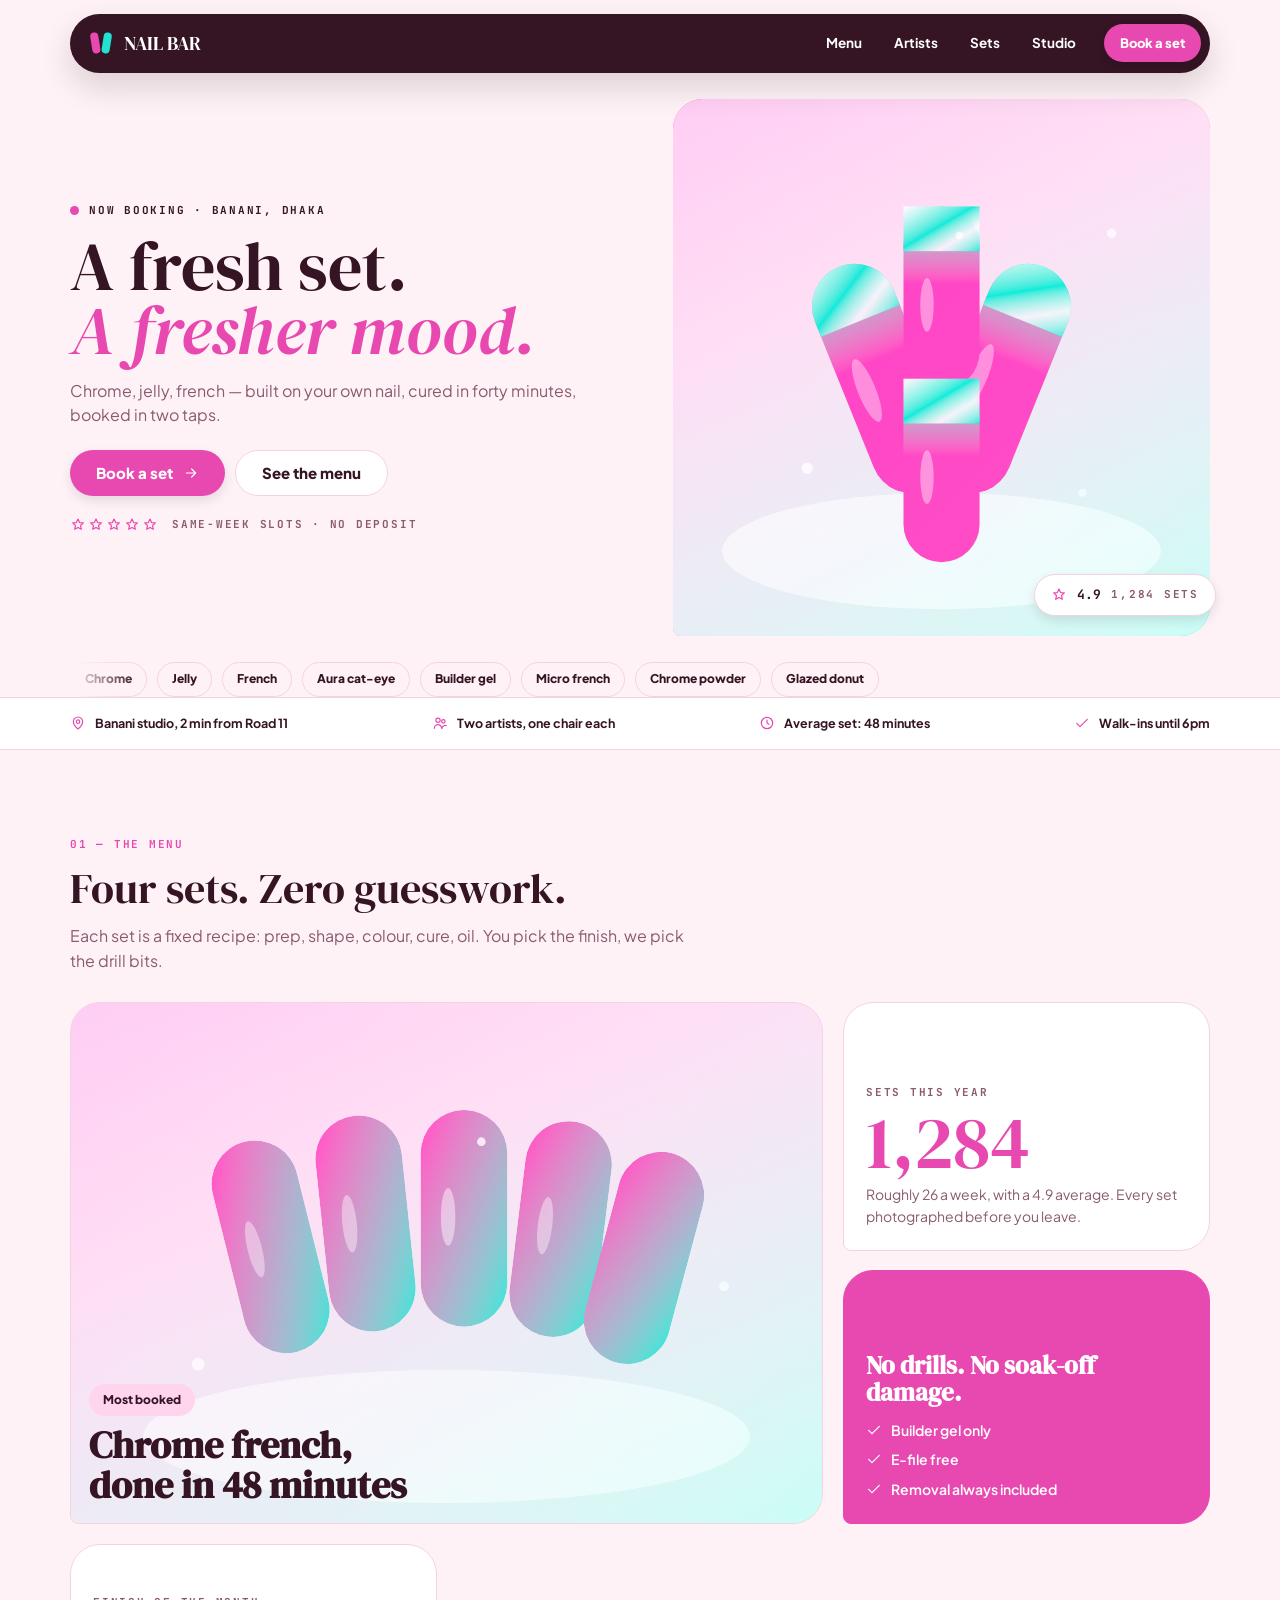
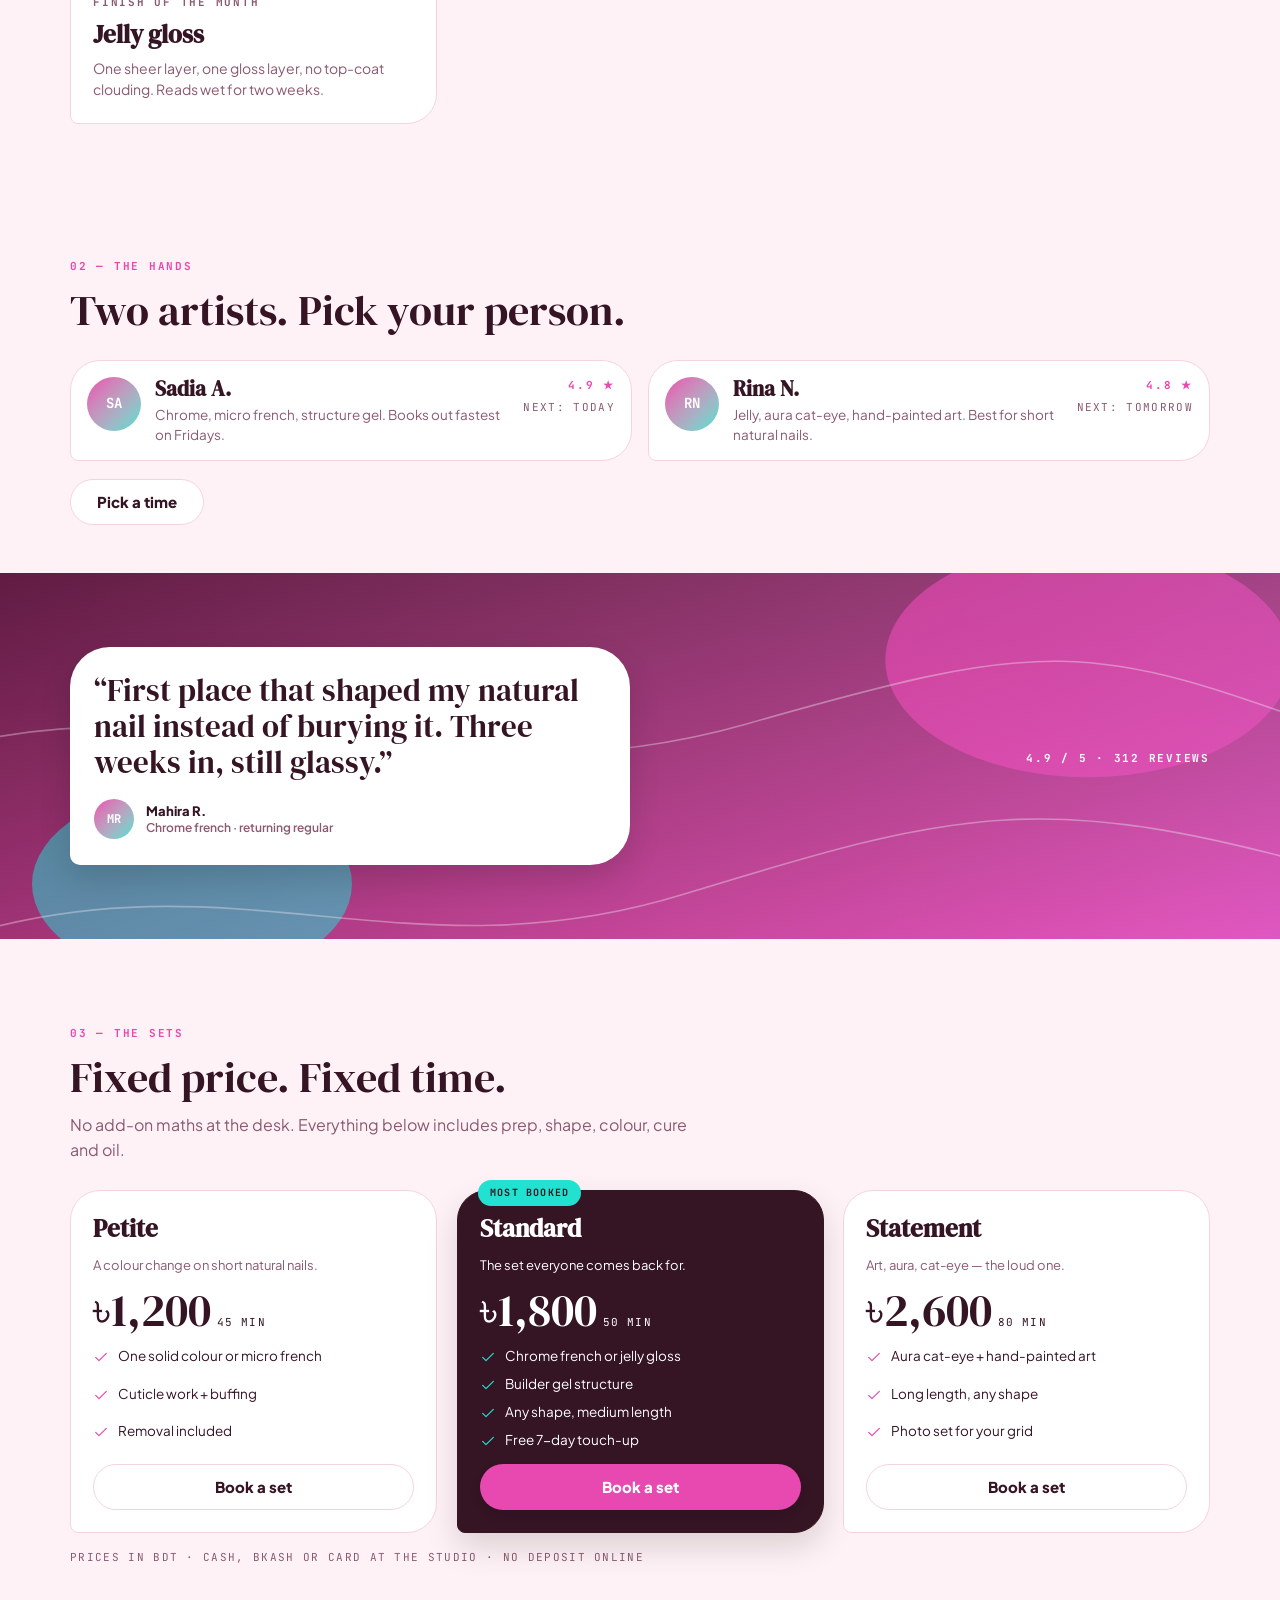
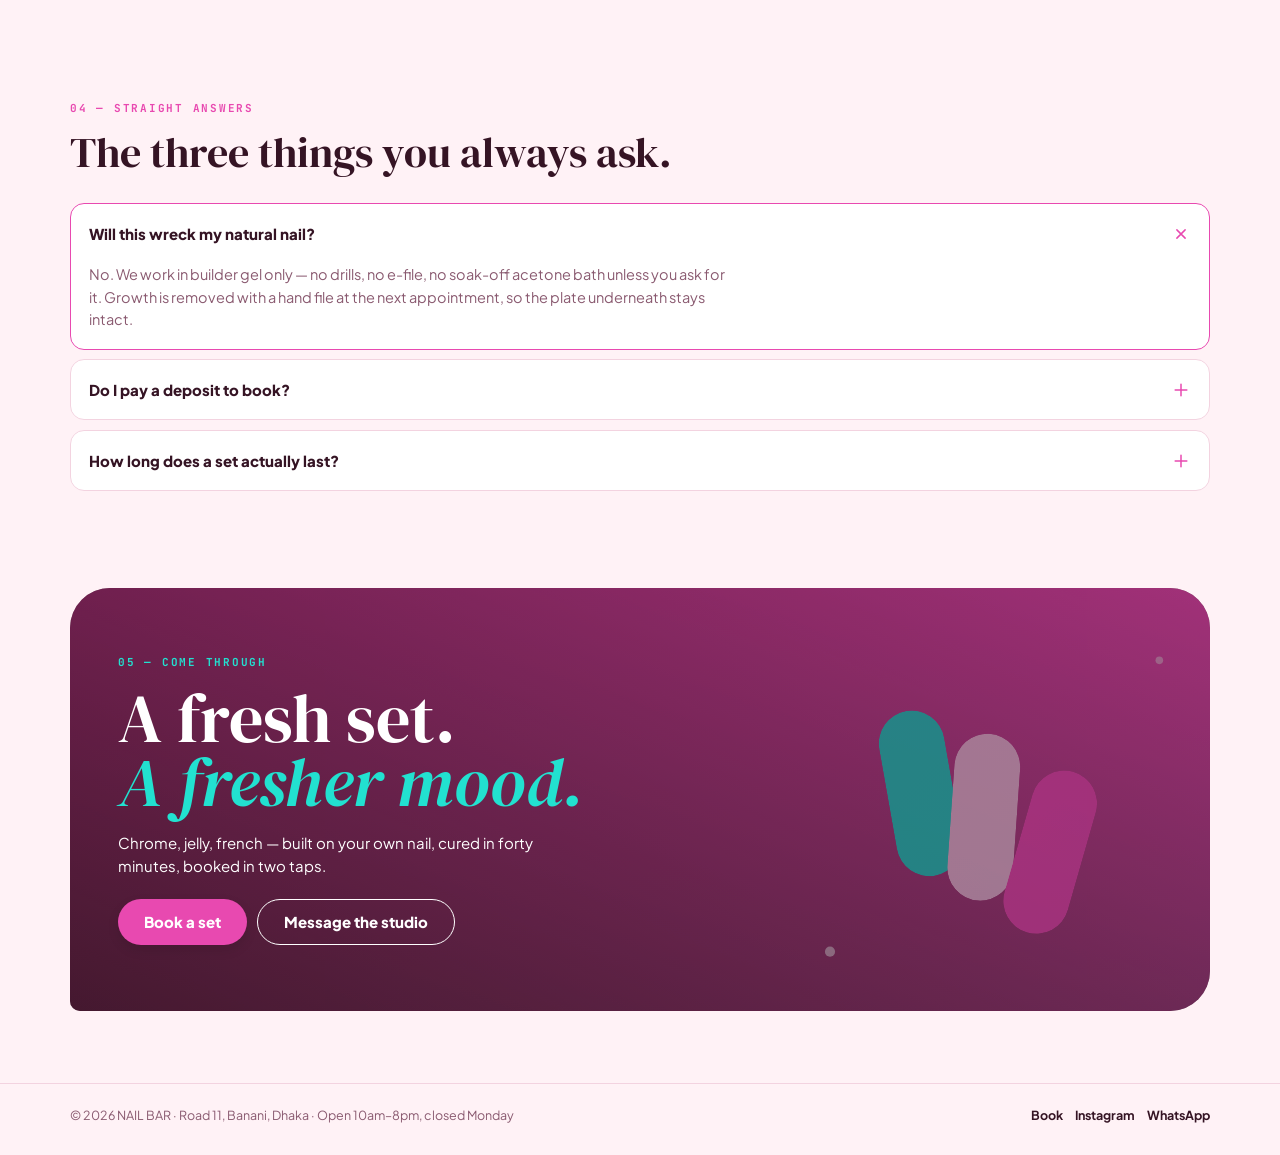
<file: public/landing/nail-salon/index.html>
<!DOCTYPE html>
<html lang="en" data-theme="nail-salon" style="--tp-h: 345">

<head>
    <meta charset="utf-8">
    <meta name="viewport" content="width=device-width, initial-scale=1">
    <title>NAIL BAR — Fresh set, fresh mood.</title>
    <meta name="description"
        content="Chrome, jelly and french nail sets in Banani, Dhaka. Booked in two taps, dry in forty minutes.">
    <link rel="preconnect" href="https://fonts.googleapis.com">
    <link rel="preconnect" href="https://fonts.gstatic.com" crossorigin>
    <link rel="stylesheet"
        href="https://fonts.googleapis.com/css2?family=DM+Serif+Display:ital@0;1&family=Plus+Jakarta+Sans:wght@400;600;800&family=JetBrains+Mono:wght@400;700&display=swap">
    <link rel="stylesheet" href="css/theme.css">
    <link rel="stylesheet" href="css/site.css">
    <link rel="icon"
        href="data:image/svg+xml,%3Csvg xmlns='http://www.w3.org/2000/svg' viewBox='0 0 32 32'%3E%3Crect width='32' height='32' rx='9' fill='%23ff2f8e'/%3E%3Crect x='11' y='6' width='10' height='20' rx='5' fill='%23fff2f6'/%3E%3C/svg%3E">
</head>

<body>

    <div class="tp-web-stage">
        <div class="tp-fx" aria-hidden="true"></div>

        <!-- ============ nav ============ -->
        <header class="nav">
            <div class="shell">
                <div class="nav__capsule">
                    <a class="nav__brand" href="index.html" aria-label="Nail Bar home">
                        <svg class="nav__mark" viewBox="0 0 32 32" aria-hidden="true">
                            <rect x="4" y="3" width="10" height="26" rx="5" fill="var(--tp-acc)"
                                transform="rotate(-9 9 16)" />
                            <rect x="18" y="3" width="10" height="26" rx="5" fill="var(--tp-acc-2)"
                                transform="rotate(9 23 16)" />
                        </svg>
                        <span>NAIL&nbsp;BAR</span>
                    </a>
                    <nav class="nav__links" aria-label="Main">
                        <a href="#menu">Menu</a>
                        <a href="#artists">Artists</a>
                        <a href="#sets">Sets</a>
                        <a href="#studio">Studio</a>
                    </nav>
                    <a class="btn btn--primary btn--sm nav__cta" href="book.html">Book a set</a>
                    <button class="nav__burger" type="button" id="menuOpen" aria-label="Open menu"
                        aria-controls="sheetMenu" aria-expanded="false">
                        <svg class="icon" viewBox="0 0 24 24" aria-hidden="true">
                            <path d="M4 7h16M4 12h16M4 17h10" />
                        </svg>
                    </button>
                </div>
            </div>
        </header>

        <!-- mobile sheet -->
        <div class="menu" id="sheetMenu" hidden>
            <div class="menu__sheet">
                <div class="menu__top">
                    <span class="mono">Menu</span>
                    <button type="button" id="menuClose" aria-label="Close menu"
                        style="width:var(--tp-tap);height:var(--tp-tap);display:grid;place-items:center;border-radius:var(--tp-r-btn);background:var(--tp-surf-2)">
                        <svg class="icon" viewBox="0 0 24 24" aria-hidden="true">
                            <path d="M6 6l12 12M18 6L6 18" />
                        </svg>
                    </button>
                </div>
                <ul class="menu__list">
                    <li><a href="#menu">Menu <span class="mono muted">01</span></a></li>
                    <li><a href="#artists">Artists <span class="mono muted">02</span></a></li>
                    <li><a href="#sets">Sets <span class="mono muted">03</span></a></li>
                    <li><a href="#studio">Studio <span class="mono muted">04</span></a></li>
                </ul>
                <a class="btn btn--primary btn--block" href="book.html">Book a set</a>
            </div>
        </div>

        <!-- ============ hero ============ -->
        <section class="hero">
            <div class="shell">
                <div class="hero__grid">
                    <div class="hero__art">
                        <div class="photo">
                            <div class="nailart">
                                <svg viewBox="0 0 480 480" role="img" aria-label="Chrome french manicure illustration">
                                    <defs>
                                        <linearGradient id="jelly" x1="0" y1="0" x2="0" y2="1">
                                            <stop offset="0" stop-color="var(--tp-acc-2)" />
                                            <stop offset=".42" stop-color="var(--tp-acc)" />
                                            <stop offset="1" stop-color="var(--tp-acc)" />
                                        </linearGradient>
                                        <linearGradient id="chrome" x1="0" y1="0" x2="1" y2="1">
                                            <stop offset="0" stop-color="var(--tp-acc-ink)" stop-opacity=".96" />
                                            <stop offset=".46" stop-color="var(--tp-acc-2)" />
                                            <stop offset=".72" stop-color="var(--tp-acc-ink)" stop-opacity=".85" />
                                            <stop offset="1" stop-color="var(--tp-acc-2)" />
                                        </linearGradient>
                                        <clipPath id="nailA">
                                            <rect x="-38" y="0" width="76" height="216" rx="38" />
                                        </clipPath>
                                    </defs>
                                    <ellipse cx="240" cy="404" rx="196" ry="52" fill="var(--tp-surf)" opacity=".55" />
                                    <g transform="translate(148 150) rotate(-22)">
                                        <g clip-path="url(#nailA)">
                                            <rect x="-44" y="0" width="88" height="214" rx="44" fill="url(#jelly)" />
                                            <rect x="-44" y="0" width="88" height="52" fill="url(#chrome)" />
                                        </g>
                                        <ellipse cx="-18" cy="112" rx="8" ry="30" fill="var(--tp-acc-ink)"
                                            opacity=".38" />
                                    </g>
                                    <g transform="translate(332 150) rotate(22)">
                                        <g clip-path="url(#nailA)">
                                            <rect x="-44" y="0" width="88" height="214" rx="44" fill="url(#jelly)" />
                                            <rect x="-44" y="0" width="88" height="52" fill="url(#chrome)" />
                                        </g>
                                        <ellipse cx="-18" cy="112" rx="8" ry="30" fill="var(--tp-acc-ink)"
                                            opacity=".38" />
                                    </g>
                                    <g transform="translate(240 96)">
                                        <g clip-path="url(#nailB)">
                                            <rect x="-34" y="0" width="68" height="164" rx="34" fill="url(#jelly)" />
                                            <rect x="-34" y="0" width="68" height="40" fill="url(#chrome)" />
                                        </g>
                                        <ellipse cx="-13" cy="88" rx="6" ry="24" fill="var(--tp-acc-ink)"
                                            opacity=".4" />
                                        <circle cx="16" cy="26" r="3.4" fill="var(--tp-acc-ink)" opacity=".7" />
                                    </g>
                                    <g transform="translate(240 250)">
                                        <g clip-path="url(#nailB)">
                                            <rect x="-34" y="0" width="68" height="164" rx="34" fill="url(#jelly)" />
                                            <rect x="-34" y="0" width="68" height="40" fill="url(#chrome)" />
                                        </g>
                                        <ellipse cx="-13" cy="88" rx="6" ry="24" fill="var(--tp-acc-ink)"
                                            opacity=".4" />
                                    </g>
                                    <circle cx="120" cy="330" r="5" fill="var(--tp-acc-ink)" opacity=".75" />
                                    <circle cx="366" cy="352" r="3.6" fill="var(--tp-acc-ink)" opacity=".6" />
                                    <circle cx="392" cy="120" r="4.2" fill="var(--tp-acc-ink)" opacity=".7" />
                                </svg>
                            </div>
                            <span class="photo__overlay"></span>
                        </div>
                        <div class="hero__chip">
                            <svg class="icon icon--sm" viewBox="0 0 24 24" aria-hidden="true"
                                style="color:var(--tp-acc)">
                                <path d="M12 3l2.4 5.3 5.6.6-4.2 3.9 1.2 5.6L12 15.6 7 18.4l1.2-5.6L4 8.9l5.6-.6z" />
                            </svg>
                            <b>4.9</b>
                            <span class="mono muted">1,284 sets</span>
                        </div>
                    </div>

                    <div class="hero__headline">
                        <div class="hero__eyebrow">
                            <span class="hero__dot" aria-hidden="true"></span>
                            <span class="mono">Now booking · Banani, Dhaka</span>
                        </div>
                        <h1 class="display">A fresh set.<br><em>A fresher mood.</em></h1>
                        <p class="hero__sub">Chrome, jelly, french — built on your own nail, cured in forty minutes,
                            booked in two taps.</p>
                        <div class="hero__actions">
                            <a class="btn btn--primary" href="book.html">
                                Book a set
                                <svg class="icon icon--sm" viewBox="0 0 24 24" aria-hidden="true">
                                    <path d="M5 12h14M13 6l6 6-6 6" />
                                </svg>
                            </a>
                            <a class="btn btn--ghost" href="#menu">See the menu</a>
                        </div>
                        <div class="hero__meta">
                            <div class="stars" aria-label="Rated 4.9 out of 5">
                                <svg class="icon icon--sm" viewBox="0 0 24 24" aria-hidden="true">
                                    <path
                                        d="M12 3l2.4 5.3 5.6.6-4.2 3.9 1.2 5.6L12 15.6 7 18.4l1.2-5.6L4 8.9l5.6-.6z" />
                                </svg>
                                <svg class="icon icon--sm" viewBox="0 0 24 24" aria-hidden="true">
                                    <path
                                        d="M12 3l2.4 5.3 5.6.6-4.2 3.9 1.2 5.6L12 15.6 7 18.4l1.2-5.6L4 8.9l5.6-.6z" />
                                </svg>
                                <svg class="icon icon--sm" viewBox="0 0 24 24" aria-hidden="true">
                                    <path
                                        d="M12 3l2.4 5.3 5.6.6-4.2 3.9 1.2 5.6L12 15.6 7 18.4l1.2-5.6L4 8.9l5.6-.6z" />
                                </svg>
                                <svg class="icon icon--sm" viewBox="0 0 24 24" aria-hidden="true">
                                    <path
                                        d="M12 3l2.4 5.3 5.6.6-4.2 3.9 1.2 5.6L12 15.6 7 18.4l1.2-5.6L4 8.9l5.6-.6z" />
                                </svg>
                                <svg class="icon icon--sm" viewBox="0 0 24 24" aria-hidden="true">
                                    <path
                                        d="M12 3l2.4 5.3 5.6.6-4.2 3.9 1.2 5.6L12 15.6 7 18.4l1.2-5.6L4 8.9l5.6-.6z" />
                                </svg>
                            </div>
                            <span class="mono muted">Same-week slots · No deposit</span>
                        </div>
                    </div>
                </div>

                <div class="ticker" aria-hidden="true">
                    <div class="ticker__rail">
                        <span class="pill pill--line">Chrome</span>
                        <span class="pill pill--line">Jelly</span>
                        <span class="pill pill--line">French</span>
                        <span class="pill pill--line">Aura cat-eye</span>
                        <span class="pill pill--line">Builder gel</span>
                        <span class="pill pill--line">Micro french</span>
                        <span class="pill pill--line">Chrome powder</span>
                        <span class="pill pill--line">Glazed donut</span>
                    </div>
                </div>
            </div>
        </section>

        <!-- ============ proof strip ============ -->
        <section class="proof">
            <div class="shell">
                <div class="proof__inner">
                    <div class="proof__item">
                        <svg class="icon icon--sm" viewBox="0 0 24 24" aria-hidden="true">
                            <path d="M12 21s7-6.1 7-11a7 7 0 10-14 0c0 4.9 7 11 7 11z" />
                            <circle cx="12" cy="10" r="2.6" />
                        </svg>
                        Banani studio, 2 min from Road 11
                    </div>
                    <div class="proof__item">
                        <svg class="icon icon--sm" viewBox="0 0 24 24" aria-hidden="true">
                            <circle cx="9" cy="8" r="3.2" />
                            <path d="M3.5 20a5.5 5.5 0 0111 0" />
                            <circle cx="17" cy="9.5" r="2.6" />
                            <path d="M15 20a4.6 4.6 0 016.5-3.9" />
                        </svg>
                        Two artists, one chair each
                    </div>
                    <div class="proof__item">
                        <svg class="icon icon--sm" viewBox="0 0 24 24" aria-hidden="true">
                            <circle cx="12" cy="12" r="8.5" />
                            <path d="M12 7.5V12l3 2" />
                        </svg>
                        Average set: 48 minutes
                    </div>
                    <div class="proof__item">
                        <svg class="icon icon--sm" viewBox="0 0 24 24" aria-hidden="true">
                            <path d="M4 12.5l5 5L20 6.5" />
                        </svg>
                        Walk-ins until 6pm
                    </div>
                </div>
            </div>
        </section><!-- ============ bento / menu ============ -->
        <section class="section" id="menu">
            <div class="shell">
                <div class="section-head" data-reveal="theme" data-reveal-index="0">
                    <span class="mono">01 — The menu</span>
                    <h2 class="display display--sm">Four sets. Zero guesswork.</h2>
                    <p>Each set is a fixed recipe: prep, shape, colour, cure, oil. You pick the finish, we pick the
                        drill bits.</p>
                </div>

                <div class="bento">
                    <article class="bento__cell bento__cell--art bento__hero" data-reveal="theme" data-reveal-index="1">
                        <div class="photo">
                            <div class="nailart">
                                <svg viewBox="0 0 520 360" role="img" aria-label="Jelly gloss nails with chrome powder">
                                    <defs>
                                        <linearGradient id="jelly2" x1="0" y1="0" x2="1" y2="1">
                                            <stop offset="0" stop-color="var(--tp-acc)" />
                                            <stop offset="1" stop-color="var(--tp-acc-2)" />
                                        </linearGradient>
                                        <clipPath id="nailC">
                                            <rect x="-30" y="0" width="60" height="150" rx="30" />
                                        </clipPath>
                                    </defs>
                                    <ellipse cx="260" cy="300" rx="210" ry="46" fill="var(--tp-surf)" opacity=".5" />
                                    <g transform="translate(120 96) rotate(-14)">
                                        <g clip-path="url(#nailC)">
                                            <rect x="-30" y="0" width="60" height="150" rx="30" fill="url(#jelly2)" />
                                        </g>
                                        <ellipse cx="-11" cy="74" rx="5" ry="20" fill="var(--tp-acc-ink)"
                                            opacity=".4" />
                                    </g>
                                    <g transform="translate(196 78) rotate(-6)">
                                        <g clip-path="url(#nailC)">
                                            <rect x="-30" y="0" width="60" height="150" rx="30" fill="url(#jelly2)" />
                                        </g>
                                        <ellipse cx="-11" cy="74" rx="5" ry="20" fill="var(--tp-acc-ink)"
                                            opacity=".4" />
                                    </g>
                                    <g transform="translate(272 74)">
                                        <g clip-path="url(#nailC)">
                                            <rect x="-30" y="0" width="60" height="150" rx="30" fill="url(#jelly2)" />
                                        </g>
                                        <ellipse cx="-11" cy="74" rx="5" ry="20" fill="var(--tp-acc-ink)"
                                            opacity=".45" />
                                        <circle cx="12" cy="22" r="3" fill="var(--tp-acc-ink)" opacity=".8" />
                                    </g>
                                    <g transform="translate(348 82) rotate(7)">
                                        <g clip-path="url(#nailC)">
                                            <rect x="-30" y="0" width="60" height="150" rx="30" fill="url(#jelly2)" />
                                        </g>
                                        <ellipse cx="-11" cy="74" rx="5" ry="20" fill="var(--tp-acc-ink)"
                                            opacity=".4" />
                                    </g>
                                    <g transform="translate(416 104) rotate(15)">
                                        <g clip-path="url(#nailC)">
                                            <rect x="-30" y="0" width="60" height="150" rx="30" fill="url(#jelly2)" />
                                        </g>
                                    </g>
                                    <circle cx="88" cy="250" r="4.4" fill="var(--tp-acc-ink)" opacity=".7" />
                                    <circle cx="452" cy="196" r="3.4" fill="var(--tp-acc-ink)" opacity=".6" />
                                </svg>
                            </div>
                            <span class="photo__overlay"></span>
                        </div>
                        <div class="bento__caption">
                            <span class="pill">Most booked</span>
                            <h3
                                style="margin-top:10px;font-family:var(--tp-font-display);font-size:clamp(26px,4vw,38px);line-height:1.04">
                                Chrome french,<br>done in 48 minutes</h3>
                        </div>
                    </article>

                    <article class="bento__cell" data-reveal="theme" data-reveal-index="2">
                        <span class="mono muted">Sets this year</span>
                        <div class="bento__num">1,284</div>
                        <p>Roughly 26 a week, with a 4.9 average. Every set photographed before you leave.</p>
                    </article>

                    <article class="bento__cell bento__cell--acc" data-reveal="theme" data-reveal-index="3">
                        <h3>No drills. No soak-off damage.</h3>
                        <ul class="bento__list">
                            <li><svg class="icon icon--sm" viewBox="0 0 24 24" aria-hidden="true">
                                    <path d="M4 12.5l5 5L20 6.5" />
                                </svg> Builder gel only</li>
                            <li><svg class="icon icon--sm" viewBox="0 0 24 24" aria-hidden="true">
                                    <path d="M4 12.5l5 5L20 6.5" />
                                </svg> E-file free</li>
                            <li><svg class="icon icon--sm" viewBox="0 0 24 24" aria-hidden="true">
                                    <path d="M4 12.5l5 5L20 6.5" />
                                </svg> Removal always included</li>
                        </ul>
                    </article>

                    <article class="bento__cell" data-reveal="theme" data-reveal-index="4">
                        <span class="mono muted">Finish of the month</span>
                        <h3>Jelly gloss</h3>
                        <p>One sheer layer, one gloss layer, no top-coat clouding. Reads wet for two weeks.</p>
                    </article>
                </div>
            </div>
        </section>

        <!-- ============ artists ============ -->
        <section class="section--tight" id="artists">
            <div class="shell">
                <div class="section-head" data-reveal="theme" data-reveal-index="0">
                    <span class="mono">02 — The hands</span>
                    <h2 class="display display--sm">Two artists. Pick your person.</h2>
                </div>
                <div class="artists">
                    <article class="artist" data-reveal="theme" data-reveal-index="1">
                        <span class="avatar avatar--lg">SA</span>
                        <div class="artist__body">
                            <h3>Sadia A.</h3>
                            <p>Chrome, micro french, structure gel. Books out fastest on Fridays.</p>
                        </div>
                        <div class="artist__side">
                            <span class="mono">4.9 ★</span>
                            <span class="step-note">Next: today</span>
                        </div>
                    </article>
                    <article class="artist" data-reveal="theme" data-reveal-index="2">
                        <span class="avatar avatar--lg">RN</span>
                        <div class="artist__body">
                            <h3>Rina N.</h3>
                            <p>Jelly, aura cat-eye, hand-painted art. Best for short natural nails.</p>
                        </div>
                        <div class="artist__side">
                            <span class="mono">4.8 ★</span>
                            <span class="step-note">Next: tomorrow</span>
                        </div>
                    </article>
                </div>
                <div class="row" style="margin-top:18px">
                    <a class="btn btn--ghost" href="book.html">Pick a time</a>
                </div>
            </div>
        </section><!-- ============ testimonial band ============ -->
        <section class="band">
            <div class="photo" aria-hidden="true">
                <div class="nailart">
                    <svg viewBox="0 0 1200 420" preserveAspectRatio="xMidYMid slice" role="presentation">
                        <defs>
                            <linearGradient id="bandA" x1="0" y1="0" x2="1" y2="1">
                                <stop offset="0" stop-color="var(--tp-ink)" />
                                <stop offset="1" stop-color="var(--tp-acc)" />
                            </linearGradient>
                        </defs>
                        <rect width="1200" height="420" fill="url(#bandA)" />
                        <g opacity=".5">
                            <ellipse cx="180" cy="330" rx="150" ry="90" fill="var(--tp-acc-2)" />
                            <ellipse cx="1020" cy="120" rx="190" ry="110" fill="var(--tp-acc)" />
                        </g>
                        <g stroke="var(--tp-acc-ink)" stroke-width="1.5" opacity=".35" fill="none">
                            <path d="M-40 380 C 220 300, 380 420, 640 340 S 980 240, 1260 320" />
                            <path d="M-40 200 C 200 140, 420 260, 700 180 S 1020 100, 1260 190" />
                        </g>
                    </svg>
                </div>
                <span class="photo__overlay"></span>
            </div>
            <div class="shell">
                <div class="band__inner">
                    <div class="band__quote" data-reveal="theme" data-reveal-index="0">
                        <blockquote>“First place that shaped my natural nail instead of burying it. Three weeks in,
                            still glassy.”</blockquote>
                        <div class="band__by">
                            <span class="avatar">MR</span>
                            <div class="band__who">
                                Mahira R.
                                <span>Chrome french · returning regular</span>
                            </div>
                        </div>
                    </div>
                    <div class="band__aside" data-reveal="theme" data-reveal-index="1">
                        <span class="mono">4.9 / 5 · 312 reviews</span>
                    </div>
                </div>
            </div>
        </section>

        <!-- ============ pricing ============ -->
        <section class="section" id="sets">
            <div class="shell">
                <div class="section-head" data-reveal="theme" data-reveal-index="0">
                    <span class="mono">03 — The sets</span>
                    <h2 class="display display--sm">Fixed price. Fixed time.</h2>
                    <p>No add-on maths at the desk. Everything below includes prep, shape, colour, cure and oil.</p>
                </div>

                <div class="pricing">
                    <article class="tier" data-reveal="theme" data-reveal-index="1">
                        <h3 class="tier__name">Petite</h3>
                        <p class="tier__desc">A colour change on short natural nails.</p>
                        <div class="tier__price"><b>৳1,200</b><span>45 min</span></div>
                        <ul class="tier__includes">
                            <li><svg class="icon icon--sm" viewBox="0 0 24 24" aria-hidden="true">
                                    <path d="M4 12.5l5 5L20 6.5" />
                                </svg> One solid colour or micro french</li>
                            <li><svg class="icon icon--sm" viewBox="0 0 24 24" aria-hidden="true">
                                    <path d="M4 12.5l5 5L20 6.5" />
                                </svg> Cuticle work + buffing</li>
                            <li><svg class="icon icon--sm" viewBox="0 0 24 24" aria-hidden="true">
                                    <path d="M4 12.5l5 5L20 6.5" />
                                </svg> Removal included</li>
                        </ul>
                        <a class="btn btn--ghost btn--block" href="book.html?set=petite">Book a set</a>
                    </article>

                    <article class="tier tier--pick" data-reveal="theme" data-reveal-index="2">
                        <span class="tier__flag">Most booked</span>
                        <h3 class="tier__name">Standard</h3>
                        <p class="tier__desc">The set everyone comes back for.</p>
                        <div class="tier__price"><b>৳1,800</b><span>50 min</span></div>
                        <ul class="tier__includes">
                            <li><svg class="icon icon--sm" viewBox="0 0 24 24" aria-hidden="true">
                                    <path d="M4 12.5l5 5L20 6.5" />
                                </svg> Chrome french or jelly gloss</li>
                            <li><svg class="icon icon--sm" viewBox="0 0 24 24" aria-hidden="true">
                                    <path d="M4 12.5l5 5L20 6.5" />
                                </svg> Builder gel structure</li>
                            <li><svg class="icon icon--sm" viewBox="0 0 24 24" aria-hidden="true">
                                    <path d="M4 12.5l5 5L20 6.5" />
                                </svg> Any shape, medium length</li>
                            <li><svg class="icon icon--sm" viewBox="0 0 24 24" aria-hidden="true">
                                    <path d="M4 12.5l5 5L20 6.5" />
                                </svg> Free 7-day touch-up</li>
                        </ul>
                        <a class="btn btn--primary btn--block" href="book.html?set=standard">Book a set</a>
                    </article>

                    <article class="tier" data-reveal="theme" data-reveal-index="3">
                        <h3 class="tier__name">Statement</h3>
                        <p class="tier__desc">Art, aura, cat-eye — the loud one.</p>
                        <div class="tier__price"><b>৳2,600</b><span>80 min</span></div>
                        <ul class="tier__includes">
                            <li><svg class="icon icon--sm" viewBox="0 0 24 24" aria-hidden="true">
                                    <path d="M4 12.5l5 5L20 6.5" />
                                </svg> Aura cat-eye + hand-painted art</li>
                            <li><svg class="icon icon--sm" viewBox="0 0 24 24" aria-hidden="true">
                                    <path d="M4 12.5l5 5L20 6.5" />
                                </svg> Long length, any shape</li>
                            <li><svg class="icon icon--sm" viewBox="0 0 24 24" aria-hidden="true">
                                    <path d="M4 12.5l5 5L20 6.5" />
                                </svg> Photo set for your grid</li>
                        </ul>
                        <a class="btn btn--ghost btn--block" href="book.html?set=statement">Book a set</a>
                    </article>
                </div>
                <p class="step-note" style="margin-top:16px">Prices in BDT · Cash, bKash or card at the studio · No
                    deposit online</p>
            </div>
        </section>

        <!-- ============ faq ============ -->
        <section class="section--tight">
            <div class="shell">
                <div class="section-head" data-reveal="theme" data-reveal-index="0">
                    <span class="mono">04 — Straight answers</span>
                    <h2 class="display display--sm">The three things you always ask.</h2>
                </div>
                <div class="faq">
                    <details class="faq__item" open data-reveal="theme" data-reveal-index="1">
                        <summary class="faq__q">
                            Will this wreck my natural nail?
                            <svg class="icon" viewBox="0 0 24 24" aria-hidden="true">
                                <path d="M12 5v14M5 12h14" />
                            </svg>
                        </summary>
                        <p class="faq__a">No. We work in builder gel only — no drills, no e-file, no soak-off acetone
                            bath unless you ask for it. Growth is removed with a hand file at the next appointment, so
                            the plate underneath stays intact.</p>
                    </details>
                    <details class="faq__item" data-reveal="theme" data-reveal-index="2">
                        <summary class="faq__q">
                            Do I pay a deposit to book?
                            <svg class="icon" viewBox="0 0 24 24" aria-hidden="true">
                                <path d="M12 5v14M5 12h14" />
                            </svg>
                        </summary>
                        <p class="faq__a">Nothing online, nothing due now. You pay at the studio once the set is done —
                            cash, bKash or card. Cancel free up to 12 hours before; after that we ask for ৳300 to hold
                            the chair.</p>
                    </details>
                    <details class="faq__item" data-reveal="theme" data-reveal-index="3">
                        <summary class="faq__q">
                            How long does a set actually last?
                            <svg class="icon" viewBox="0 0 24 24" aria-hidden="true">
                                <path d="M12 5v14M5 12h14" />
                            </svg>
                        </summary>
                        <p class="faq__a">Three to four weeks for Standard and Statement, two to three for Petite. If
                            anything lifts inside seven days, come back and we fix it free — that's the whole point of
                            booking the same artist twice.</p>
                    </details>
                </div>
            </div>
        </section><!-- ============ closing CTA ============ -->
        <section class="section--tight">
            <div class="shell">
                <div class="closing" data-reveal="theme" data-reveal-index="0">
                    <div class="photo" aria-hidden="true">
                        <div class="nailart">
                            <svg viewBox="0 0 900 400" preserveAspectRatio="xMidYMid slice" role="presentation">
                                <defs>
                                    <linearGradient id="closingA" x1="0" y1="1" x2="1" y2="0">
                                        <stop offset="0" stop-color="var(--tp-ink)" />
                                        <stop offset="1" stop-color="var(--tp-acc)" />
                                    </linearGradient>
                                    <clipPath id="nailD">
                                        <rect x="-26" y="0" width="52" height="132" rx="26" />
                                    </clipPath>
                                </defs>
                                <rect width="900" height="400" fill="url(#closingA)" />
                                <g opacity=".9">
                                    <g transform="translate(660 130) rotate(-10)">
                                        <g clip-path="url(#nailD)">
                                            <rect x="-26" y="0" width="52" height="132" rx="26"
                                                fill="var(--tp-acc-2)" />
                                        </g>
                                    </g>
                                    <g transform="translate(726 148) rotate(4)">
                                        <g clip-path="url(#nailD)">
                                            <rect x="-26" y="0" width="52" height="132" rx="26"
                                                fill="var(--tp-surf-2)" />
                                        </g>
                                    </g>
                                    <g transform="translate(792 178) rotate(16)">
                                        <g clip-path="url(#nailD)">
                                            <rect x="-26" y="0" width="52" height="132" rx="26" fill="var(--tp-acc)" />
                                        </g>
                                    </g>
                                </g>
                                <circle cx="600" cy="320" r="4" fill="var(--tp-acc-ink)" opacity=".6" />
                                <circle cx="860" cy="90" r="3" fill="var(--tp-acc-ink)" opacity=".5" />
                            </svg>
                        </div>
                        <span class="photo__overlay"></span>
                    </div>
                    <div class="closing__inner">
                        <span class="mono" style="color:var(--tp-acc-2)">05 — Come through</span>
                        <h2 class="display">A fresh set.<br><em style="font-style:italic;color:var(--tp-acc-2)">A
                                fresher mood.</em></h2>
                        <p>Chrome, jelly, french — built on your own nail, cured in forty minutes, booked in two taps.
                        </p>
                        <div class="closing__actions">
                            <a class="btn btn--primary" href="book.html">Book a set</a>
                            <a class="btn btn--ghost" href="https://wa.me/8801700000000">Message the studio</a>
                        </div>
                    </div>
                </div>
            </div>
        </section>

        <!-- ============ footer ============ -->
        <footer class="foot" id="studio">
            <div class="shell">
                <div class="foot__inner">
                    <span>© 2026 NAIL BAR · Road 11, Banani, Dhaka · Open 10am–8pm, closed Monday</span>
                    <div class="row">
                        <a href="book.html">Book</a>
                        <a href="https://instagram.com">Instagram</a>
                        <a href="https://wa.me/8801700000000">WhatsApp</a>
                    </div>
                </div>
            </div>
        </footer>

        <!-- sticky mobile CTA -->
        <div class="sticky-cta">
            <div class="sticky-cta__inner">
                <div class="sticky-cta__meta">
                    From
                    <b>৳1,200</b>
                </div>
                <a class="btn btn--primary" href="book.html">Book a set</a>
            </div>
        </div>
    </div>

    <script type="module" src="js/site.js"></script>
</body>

</html>
</file>
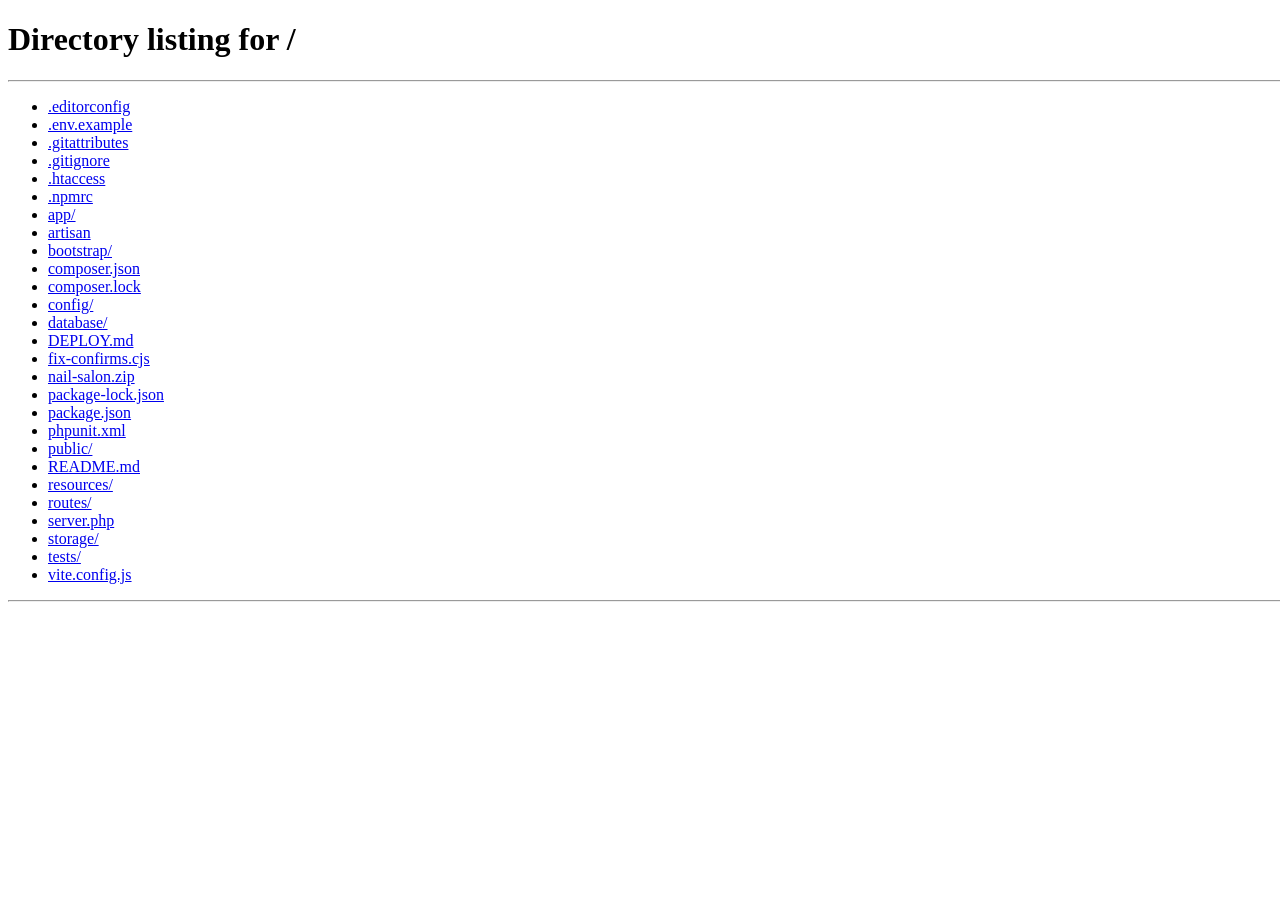
<file: public/capture_helper.html>
<!DOCTYPE html>
<html>
<head>
<style>
  body, html { margin: 0; padding: 0; width: 1920px; overflow: hidden; }
  iframe { width: 1920px; border: none; overflow: hidden; display: block; }
</style>
</head>
<body>
<iframe id="f" src="/" scrolling="no"></iframe>
<script>
  window.onload = () => {
    setTimeout(() => {
      const f = document.getElementById('f');
      const doc = f.contentDocument || f.contentWindow.document;
      // Get the true height of the content
      const height = Math.max(doc.body.scrollHeight, doc.documentElement.scrollHeight, doc.body.offsetHeight, doc.documentElement.offsetHeight);
      f.style.height = height + 'px';
      // Signal ready by changing document title to the height
      document.title = "HEIGHT:" + height;
    }, 1000); // Wait for images/fonts to load
  };
</script>
</body>
</html>
</file>
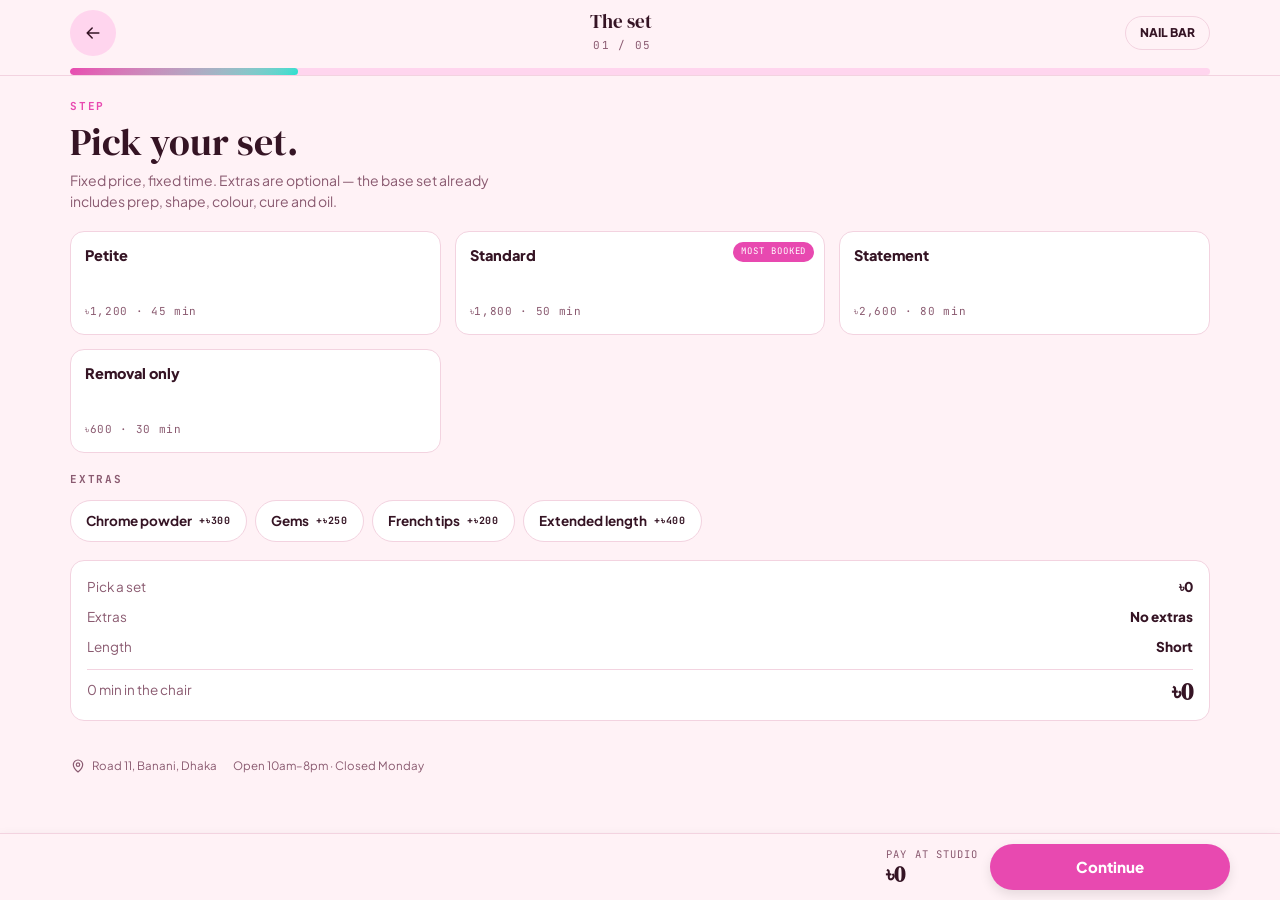
<file: public/landing/nail-salon/book.html>
<!DOCTYPE html>
<html lang="en" data-theme="nail-salon" style="--tp-h: 345">

<head>
    <meta charset="utf-8">
    <meta name="viewport" content="width=device-width, initial-scale=1">
    <title>Book a set — NAIL BAR</title>
    <meta name="description"
        content="Book a chrome, jelly or french nail set at NAIL BAR, Banani. No deposit, pay at the studio.">
    <link rel="preconnect" href="https://fonts.googleapis.com">
    <link rel="preconnect" href="https://fonts.gstatic.com" crossorigin>
    <link rel="stylesheet"
        href="https://fonts.googleapis.com/css2?family=DM+Serif+Display:ital@0;1&family=Plus+Jakarta+Sans:wght@400;600;800&family=JetBrains+Mono:wght@400;700&display=swap">
    <link rel="stylesheet" href="css/theme.css">
    <link rel="stylesheet" href="css/site.css">
    <link rel="stylesheet" href="css/book.css">
    <link rel="icon"
        href="data:image/svg+xml,%3Csvg xmlns='http://www.w3.org/2000/svg' viewBox='0 0 32 32'%3E%3Crect width='32' height='32' rx='9' fill='%23ff2f8e'/%3E%3Crect x='11' y='6' width='10' height='20' rx='5' fill='%23fff2f6'/%3E%3C/svg%3E">
</head>

<body>

    <div class="tp-stage">
        <div class="tp-screen">
            <div class="tp-fx" aria-hidden="true"></div>

            <div class="app">
                <header class="appbar">
                    <div class="shell">
                        <div class="appbar__inner">
                            <button type="button" class="appbar__back" id="appbarBack" aria-label="Back to the bar">
                                <svg class="icon" viewBox="0 0 24 24" aria-hidden="true">
                                    <path d="M19 12H5M11 6l-6 6 6 6" />
                                </svg>
                            </button>
                            <div class="appbar__step">
                                <div class="appbar__title" id="barTitle">The set</div>
                                <span class="step-note" id="barStep">01 / 05</span>
                            </div>
                            <a class="pill pill--line" href="index.html" style="margin-left:auto">NAIL&nbsp;BAR</a>
                        </div>
                        <div class="progress">
                            <div class="progress__fill" id="progressFill"></div>
                        </div>
                    </div>
                </header>

                <main class="shell">
                    <div id="stepHost"></div>
                    <p class="field__error" id="hintOut" role="status" aria-live="polite" style="padding-top:10px"></p>
                    <div class="legend" style="padding:18px 0 8px">
                        <span>
                            <svg class="icon icon--sm" viewBox="0 0 24 24" aria-hidden="true">
                                <path d="M12 21s7-6.1 7-11a7 7 0 10-14 0c0 4.9 7 11 7 11z" />
                                <circle cx="12" cy="10" r="2.6" />
                            </svg>
                            Road 11, Banani, Dhaka
                        </span>
                        <span>Open 10am–8pm · Closed Monday</span>
                    </div>
                </main>

                <div class="actions" id="actions">
                    <div class="actions__inner">
                        <div class="actions__total">
                            Pay at studio
                            <b id="totalOut">৳0</b>
                        </div>
                        <button type="button" class="btn btn--primary" id="nextBtn">Continue</button>
                    </div>
                </div>
            </div>
        </div>
    </div>

    <script type="module" src="js/booking/main.js"></script>
</body>

</html>
</file>
<file: public/landing/nail-salon/css/theme.css>
/* NAIL BAR — Design Studio theme `nail-salon`
   Every component styles itself with var(--tp-*) only. Never a raw hex, font name,
   px radius, duration or shadow outside this file. */

@keyframes tp-pop {
    0% {
        transform: scale(.88);
        opacity: 0
    }

    62% {
        transform: scale(1.05)
    }

    100% {
        transform: scale(1);
        opacity: 1
    }
}

@keyframes tp-up {
    from {
        transform: translateY(var(--tp-reveal-dist, 16px));
        opacity: 0
    }

    to {
        transform: translateY(0);
        opacity: 1
    }
}

@keyframes tp-down {
    from {
        transform: translateY(-16px);
        opacity: 0
    }

    to {
        transform: translateY(0);
        opacity: 1
    }
}

@keyframes tp-sheet {
    from {
        transform: translateY(102%)
    }

    to {
        transform: translateY(0)
    }
}

@keyframes tp-fade {
    from {
        opacity: 0
    }

    to {
        opacity: 1
    }
}

@keyframes tp-wipe {
    from {
        clip-path: inset(0 100% 0 0)
    }

    to {
        clip-path: inset(0 0 0 0)
    }
}

@keyframes tp-curtain {
    from {
        clip-path: inset(100% 0 0 0);
        transform: translateY(var(--tp-reveal-dist, 16px))
    }

    to {
        clip-path: inset(0 0 0 0);
        transform: translateY(0)
    }
}

@keyframes tp-rise {
    from {
        clip-path: inset(0 0 100% 0);
        transform: translateY(var(--tp-reveal-dist, 16px))
    }

    to {
        clip-path: inset(0 0 0 0);
        transform: translateY(0)
    }
}

@keyframes tp-blur-in {
    from {
        opacity: 0;
        filter: blur(16px);
        transform: scale(1.05) translateY(var(--tp-reveal-dist, 16px))
    }

    to {
        opacity: 1;
        filter: blur(0);
        transform: scale(1) translateY(0)
    }
}

@keyframes tp-glitch {
    0% {
        opacity: 0;
        transform: translate3d(-6px, 0, 0)
    }

    18% {
        opacity: 1;
        transform: translate3d(5px, 0, 0)
    }

    100% {
        opacity: 1;
        transform: none
    }
}

@keyframes tp-tape {
    from {
        opacity: 0;
        transform: rotate(-9deg) translateY(var(--tp-reveal-dist, 16px)) scale(.95)
    }

    to {
        opacity: 1;
        transform: rotate(var(--tp-img-tilt, 0deg)) translateY(0) scale(1)
    }
}

@keyframes tp-zoom {
    from {
        transform: scale(1.16)
    }

    to {
        transform: scale(1)
    }
}

@keyframes tp-bar {
    from {
        transform: scaleX(0)
    }

    to {
        transform: scaleX(1)
    }
}

@keyframes tp-shake {

    10%,
    90% {
        transform: translateX(-2px)
    }

    30%,
    70% {
        transform: translateX(3px)
    }

    50% {
        transform: translateX(-4px)
    }
}

@keyframes tp-pulse {

    0%,
    100% {
        opacity: 1
    }

    50% {
        opacity: .42
    }
}

@keyframes tp-breathe {

    0%,
    100% {
        transform: scale(1)
    }

    50% {
        transform: scale(1.045)
    }
}

@keyframes tp-shimmer {
    from {
        background-position: -160% 0
    }

    to {
        background-position: 260% 0
    }
}

@keyframes tp-float {

    0%,
    100% {
        transform: translateY(0)
    }

    50% {
        transform: translateY(-9px)
    }
}

@keyframes tp-spin {
    to {
        transform: rotate(360deg)
    }
}

@keyframes tp-blink {
    50% {
        opacity: 0
    }
}

@keyframes tp-tilt {

    0%,
    100% {
        transform: rotate(-2.5deg)
    }

    50% {
        transform: rotate(2.5deg)
    }
}

@keyframes tp-drift {
    0% {
        transform: translate3d(0, 0, 0) scale(1)
    }

    50% {
        transform: translate3d(4%, -3%, 0) scale(1.12)
    }

    100% {
        transform: translate3d(0, 0, 0) scale(1)
    }
}

@keyframes fx-scroll {
    from {
        background-position: 0 0
    }

    to {
        background-position: 0 160px
    }
}

@keyframes fx-foil {
    from {
        background-position: 0% 50%
    }

    to {
        background-position: 200% 50%
    }
}

@keyframes fx-blob {
    0% {
        transform: translate(0, 0) scale(1) rotate(0)
    }

    33% {
        transform: translate(8%, -6%) scale(1.15) rotate(40deg)
    }

    66% {
        transform: translate(-6%, 8%) scale(.92) rotate(-30deg)
    }

    100% {
        transform: none
    }
}

@keyframes fx-hue {
    to {
        filter: hue-rotate(360deg)
    }
}

@media (prefers-reduced-motion: reduce) {

    *,
    *::before,
    *::after {
        animation-duration: 1ms !important;
        animation-iteration-count: 1 !important;
        transition-duration: 1ms !important
    }
}

.tp-web-stage {
    position: relative;
    isolation: isolate;
    overflow: hidden;
    animation: var(--tp-3d-web, none);
    transform-origin: 50% 50%
}

.tp-web-stage>.tp-fx {
    inset: -20%
}

.tp-fx {
    position: absolute;
    inset: -40%;
    z-index: -1;
    pointer-events: none;
    background: var(--tp-fx);
    background-size: var(--tp-fx-size);
    opacity: var(--tp-fx-op);
    mix-blend-mode: var(--tp-fx-blend);
    transform: var(--tp-fx-tf);
    animation: var(--tp-fx-anim)
}

.tp-screen {
    position: relative;
    isolation: isolate;
    overflow: hidden
}

.tp-stage {
    transform: var(--tp-3d);
    animation: var(--tp-3d-anim);
    transform-style: preserve-3d
}

.tp-stage>.tp-fx {
    inset: -40%
}

[data-theme="nail-salon"] {
    --tp-h: 345;
    --tp-fx: none;
    --tp-fx-size: auto;
    --tp-fx-anim: none;
    --tp-fx-op: 0;
    --tp-fx-blend: normal;
    --tp-fx-tf: none;
    --tp-3d: none;
    --tp-3d-anim: none;
    --tp-3d-web: none;
    --tp-dur-slow: 520ms;
    --tp-stagger: 65ms;
    --tp-reveal: tp-pop;
    --tp-reveal-dist: 20px;
    --tp-img-r: 30px 30px 30px 8px;
    --tp-img-frame: none;
    --tp-img-sh: none;
    --tp-img-filter: saturate(1.25) brightness(1.03);
    --tp-img-overlay-op: 0.08;
    --tp-img-blend: normal;
    --tp-img-tilt: 0deg;
    --tp-img-ar: 1 / 1;
    --tp-bg: #fff2f6;
    --tp-canvas: #fff2f6;
    --tp-surf: #ffffff;
    --tp-surf-2: oklch(0.92 0.06 calc(var(--tp-h) + 0));
    --tp-ink: #351424;
    --tp-mute: #8a5a70;
    --tp-acc: oklch(0.66 0.22 calc(var(--tp-h) + 0));
    --tp-acc-2: oklch(0.82 0.14 calc(var(--tp-h) + -160));
    --tp-acc-ink: #ffffff;
    --tp-line: #f3d3e0;
    --tp-grad: linear-gradient(135deg, oklch(0.66 0.22 calc(var(--tp-h) + 0)), oklch(0.82 0.14 calc(var(--tp-h) + -160)));
    --tp-r: 30px 30px 30px 8px;
    --tp-r-sm: 14px;
    --tp-r-lg: 40px 40px 40px 10px;
    --tp-r-btn: 99px;
    --tp-sh: 0 14px 32px rgba(0, 0, 0, .14);
    --tp-sh-sm: 0 5px 12px rgba(0, 0, 0, .1);
    --tp-bw: 1.5px;
    --tp-font-display: 'DM Serif Display', serif;
    --tp-font-body: 'Plus Jakarta Sans', system-ui;
    --tp-font-mono: 'JetBrains Mono', monospace;
    --tp-w-display: 400;
    --tp-track-display: 0em;
    --tp-case-display: none;
    --tp-hero: 68px;
    --tp-dur: 180ms;
    --tp-ease: cubic-bezier(.34, 1.7, .64, 1);
    --tp-press: 0.93;
    --tp-tex: none;
    --tp-blur: none;

    /* derived tokens — compositions of the set above, still no raw values */
    --tp-plate: var(--tp-ink);
    --tp-plate-ink: var(--tp-acc-ink);
    --tp-acc-soft: var(--tp-surf-2);
    --tp-grad-2: linear-gradient(160deg, oklch(0.92 0.06 calc(var(--tp-h) + 0)), oklch(0.95 0.03 calc(var(--tp-h) + -160)));
    --tp-hero-sm: calc(var(--tp-hero) * .56);
    --tp-hero-xs: calc(var(--tp-hero) * .4);
    --tp-space: 22px;
    --tp-shell: 1180px;
    --tp-tap: 46px;
}

/* ---------- base ---------- */
*,
*::before,
*::after {
    box-sizing: border-box
}

html {
    -webkit-text-size-adjust: 100%
}

body {
    margin: 0;
    background: var(--tp-bg);
    color: var(--tp-ink);
    font-family: var(--tp-font-body);
    font-size: 15px;
    line-height: 1.55;
    -webkit-font-smoothing: antialiased;
}

h1,
h2,
h3,
h4,
p,
figure,
blockquote {
    margin: 0
}

img {
    display: block;
    max-width: 100%
}

a {
    color: inherit;
    text-decoration: none
}

button {
    font: inherit;
    color: inherit;
    background: none;
    border: 0;
    cursor: pointer
}

ul,
ol {
    margin: 0;
    padding: 0;
    list-style: none
}

::selection {
    background: var(--tp-acc);
    color: var(--tp-acc-ink)
}

:focus-visible {
    outline: 2.5px solid var(--tp-acc);
    outline-offset: 3px;
    border-radius: var(--tp-r-sm)
}

/* ---------- type ---------- */
.display {
    font-family: var(--tp-font-display);
    font-weight: var(--tp-w-display);
    letter-spacing: var(--tp-track-display);
    text-transform: var(--tp-case-display);
    line-height: .94;
    font-size: clamp(38px, 7.4vw, var(--tp-hero));
}

.display--sm {
    font-size: clamp(28px, 4.6vw, calc(var(--tp-hero) * .62));
    line-height: 1.02
}

.mono {
    font-family: var(--tp-font-mono);
    font-size: 11px;
    letter-spacing: .16em;
    text-transform: uppercase;
    font-weight: 700;
}

.lede {
    font-size: 16px;
    color: var(--tp-mute);
    max-width: 46ch
}

.muted {
    color: var(--tp-mute)
}

/* ---------- icons ---------- */
.icon {
    width: 20px;
    height: 20px;
    flex: none;
    stroke: currentColor;
    fill: none;
    stroke-width: 1.8;
    stroke-linecap: round;
    stroke-linejoin: round
}

.icon--sm {
    width: 16px;
    height: 16px
}

.icon--lg {
    width: 26px;
    height: 26px
}

/* ---------- buttons ---------- */
.btn {
    display: inline-flex;
    align-items: center;
    justify-content: center;
    gap: 10px;
    min-height: var(--tp-tap);
    padding: 0 26px;
    border-radius: var(--tp-r-btn);
    font-weight: 800;
    font-size: 15px;
    transition: transform var(--tp-dur) var(--tp-ease), box-shadow var(--tp-dur) var(--tp-ease), background var(--tp-dur) linear;
    will-change: transform;
}

.btn:active {
    transform: scale(var(--tp-press))
}

.btn--primary {
    background: var(--tp-acc);
    color: var(--tp-acc-ink);
    box-shadow: var(--tp-sh-sm)
}

.btn--primary:hover {
    box-shadow: var(--tp-sh)
}

.btn--ghost {
    background: var(--tp-surf);
    color: var(--tp-ink);
    border: var(--tp-bw) solid var(--tp-line)
}

.btn--ghost:hover {
    border-color: var(--tp-acc)
}

.btn--plate {
    background: var(--tp-plate);
    color: var(--tp-plate-ink)
}

.btn--block {
    display: flex;
    width: 100%
}

.btn--sm {
    min-height: 38px;
    padding: 0 16px;
    font-size: 13px
}

/* ---------- surfaces ---------- */
.card {
    background: var(--tp-surf);
    border: var(--tp-bw) solid var(--tp-line);
    border-radius: var(--tp-r);
    box-shadow: var(--tp-sh-sm);
}

.plate {
    background: var(--tp-surf);
    border: var(--tp-bw) solid var(--tp-line);
    border-radius: var(--tp-r);
    padding: var(--tp-space);
}

.pill {
    display: inline-flex;
    align-items: center;
    gap: 8px;
    padding: 7px 14px;
    border-radius: var(--tp-r-btn);
    background: var(--tp-surf-2);
    color: var(--tp-ink);
    font-size: 12px;
    font-weight: 800;
}

.pill--acc {
    background: var(--tp-acc);
    color: var(--tp-acc-ink)
}

.pill--line {
    background: transparent;
    border: var(--tp-bw) solid var(--tp-line)
}

/* ---------- imagery treatment (every photo) ---------- */
.photo {
    position: relative;
    display: block;
    overflow: hidden;
    aspect-ratio: var(--tp-img-ar);
    border-radius: var(--tp-img-r);
    border: var(--tp-img-frame);
    box-shadow: var(--tp-img-sh);
    filter: var(--tp-img-filter);
    transform: rotate(var(--tp-img-tilt));
    background: var(--tp-grad);
}

.photo img {
    width: 100%;
    height: 100%;
    object-fit: cover
}

.photo__overlay {
    position: absolute;
    inset: 0;
    pointer-events: none;
    background: var(--tp-grad);
    opacity: var(--tp-img-overlay-op);
    mix-blend-mode: var(--tp-img-blend);
}

.photo--wide {
    aspect-ratio: var(--tp-img-wide, 16 / 10)
}

.photo--tall {
    aspect-ratio: var(--tp-img-tall, 3 / 4)
}

/* ---------- reveal ---------- */
[data-reveal] {
    will-change: transform, opacity
}
</file>
<file: public/landing/nail-salon/css/site.css>
/* NAIL BAR — landing + shared components */

/* ---------- layout ---------- */
.shell {
    width: 100%;
    max-width: var(--tp-shell);
    margin: 0 auto;
    padding: 0 20px
}

.section {
    padding: 54px 0
}

.section--tight {
    padding: 34px 0
}

@media (min-width:900px) {
    .section {
        padding: 86px 0
    }

    .section--tight {
        padding: 48px 0
    }
}

.section-head {
    display: flex;
    flex-direction: column;
    gap: 14px;
    margin-bottom: 28px;
    max-width: 640px
}

.section-head .mono {
    color: var(--tp-acc)
}

.section-head p {
    color: var(--tp-mute);
    font-size: 16px;
    max-width: 52ch
}

.row {
    display: flex;
    align-items: center;
    gap: 12px;
    flex-wrap: wrap
}

.between {
    display: flex;
    align-items: center;
    justify-content: space-between;
    gap: 16px
}

.stack {
    display: flex;
    flex-direction: column;
    gap: 12px
}

.grid-2 {
    display: grid;
    grid-template-columns: minmax(0, 1fr);
    gap: 16px
}

@media (min-width:760px) {
    .grid-2 {
        grid-template-columns: repeat(2, minmax(0, 1fr));
        gap: 22px
    }
}

/* ---------- floating capsule nav ---------- */
.nav {
    position: sticky;
    top: 14px;
    z-index: 60
}

.nav__capsule {
    display: flex;
    align-items: center;
    gap: 14px;
    padding: 9px 9px 9px 18px;
    background: var(--tp-plate);
    color: var(--tp-plate-ink);
    border-radius: var(--tp-r-btn);
    box-shadow: var(--tp-sh);
}

.nav__brand {
    display: flex;
    align-items: center;
    gap: 10px;
    font-family: var(--tp-font-display);
    font-size: 19px;
    line-height: 1
}

.nav__mark {
    width: 26px;
    height: 26px;
    flex: none
}

.nav__links {
    display: none;
    margin-left: auto;
    gap: 4px;
    align-items: center
}

.nav__links a {
    padding: 10px 14px;
    border-radius: var(--tp-r-btn);
    font-size: 13.5px;
    font-weight: 700;
    transition: background var(--tp-dur) linear, transform var(--tp-dur) var(--tp-ease);
}

.nav__links a:hover {
    background: var(--tp-acc)
}

.nav__links a:active {
    transform: scale(var(--tp-press))
}

.nav__cta {
    margin-left: auto
}

.nav__burger {
    margin-left: auto;
    display: inline-flex;
    align-items: center;
    justify-content: center;
    width: var(--tp-tap);
    height: var(--tp-tap);
    border-radius: var(--tp-r-btn);
    background: var(--tp-acc);
    color: var(--tp-acc-ink)
}

@media (min-width:880px) {
    .nav__links {
        display: flex
    }

    .nav__cta {
        margin-left: 0
    }

    .nav__burger {
        display: none
    }
}

/* mobile sheet menu */
.menu {
    position: fixed;
    inset: 0;
    z-index: 70;
    display: grid;
    align-content: end;
    background: var(--tp-ink);
    opacity: 1;
    animation: tp-fade var(--tp-dur-slow) var(--tp-ease) both;
}

.menu[hidden] {
    display: none
}

.menu__sheet {
    background: var(--tp-bg);
    border-radius: var(--tp-r-lg);
    padding: 14px 20px 26px;
    animation: tp-sheet var(--tp-dur-slow) var(--tp-ease) both;
}

.menu__top {
    display: flex;
    justify-content: space-between;
    align-items: center;
    padding-bottom: 14px
}

.menu__list {
    display: grid;
    gap: 2px;
    margin: 8px 0 18px
}

.menu__list a {
    display: flex;
    justify-content: space-between;
    align-items: center;
    padding: 16px 4px;
    border-bottom: var(--tp-bw) solid var(--tp-line);
    font-family: var(--tp-font-display);
    font-size: 26px;
}

.menu__list a:active {
    transform: scale(var(--tp-press))
}

/* ---------- hero ---------- */
.hero {
    padding-top: 22px
}

.hero__grid {
    display: grid;
    grid-template-columns: minmax(0, 1fr);
    gap: 0
}

.hero__eyebrow {
    display: flex;
    align-items: center;
    gap: 10px;
    margin-bottom: 16px
}

.hero__dot {
    width: 9px;
    height: 9px;
    border-radius: var(--tp-r-btn);
    background: var(--tp-acc);
    animation: tp-pulse 2.4s ease-in-out infinite
}

.hero__art {
    position: relative;
    margin-top: 18px
}

.hero__art .photo {
    max-height: 190px;
    aspect-ratio: var(--tp-img-wide, 16 / 11);
    border-radius: var(--tp-img-r)
}

.hero__headline {
    position: relative;
    z-index: 2;
    margin-top: calc(var(--tp-reveal-dist) * -1.7)
}

.hero__headline em {
    font-style: italic;
    color: var(--tp-acc)
}

.hero__sub {
    margin-top: 16px;
    font-size: 16px;
    color: var(--tp-mute);
    max-width: 44ch
}

.hero__actions {
    display: flex;
    flex-wrap: wrap;
    gap: 10px;
    margin-top: 22px
}

.hero__meta {
    display: flex;
    align-items: center;
    gap: 14px;
    margin-top: 20px;
    flex-wrap: wrap
}

.stars {
    display: flex;
    gap: 2px;
    color: var(--tp-acc)
}

.hero__chip {
    position: absolute;
    right: 10px;
    bottom: -18px;
    z-index: 3;
    display: flex;
    align-items: center;
    gap: 10px;
    padding: 10px 16px;
    border-radius: var(--tp-r-btn);
    background: var(--tp-surf);
    border: var(--tp-bw) solid var(--tp-line);
    box-shadow: var(--tp-sh-sm);
    animation: tp-float 4.6s ease-in-out infinite;
}

.hero__chip b {
    font-family: var(--tp-font-mono);
    font-size: 13px
}

@media (min-width:900px) {
    .hero {
        padding-top: 40px
    }

    .hero__grid {
        grid-template-columns: 1.02fr .98fr;
        gap: 44px;
        align-items: center
    }

    .hero__art {
        margin-top: 0;
        order: 2
    }

    .hero__art .photo {
        max-height: none;
        aspect-ratio: var(--tp-img-ar)
    }

    .hero__headline {
        margin-top: 0;
        order: 1
    }

    .hero__chip {
        right: -6px;
        bottom: 20px
    }
}

/* hero art composition */
.nailart {
    position: relative;
    height: 100%;
    width: 100%;
    background: var(--tp-grad-2)
}

.nailart svg {
    display: block;
    width: 100%;
    height: 100%
}

.nailart__gloss {
    position: absolute;
    inset: 0;
    background: var(--tp-grad);
    opacity: var(--tp-img-overlay-op);
    pointer-events: none
}

/* ---------- ticker ---------- */
.ticker {
    margin-top: 26px;
    display: flex;
    gap: 10px;
    overflow: hidden;
    -webkit-mask-image: linear-gradient(90deg, transparent, var(--tp-ink) 6%, var(--tp-ink) 94%, transparent);
    mask-image: linear-gradient(90deg, transparent, var(--tp-ink) 6%, var(--tp-ink) 94%, transparent);
}

.ticker__rail {
    display: flex;
    gap: 10px;
    flex-wrap: nowrap
}

@media (max-width:760px) {
    .ticker {
        overflow-x: auto;
        scrollbar-width: none
    }

    .ticker::-webkit-scrollbar {
        display: none
    }
}

/* ---------- proof strip ---------- */
.proof {
    border-top: var(--tp-bw) solid var(--tp-line);
    border-bottom: var(--tp-bw) solid var(--tp-line);
    background: var(--tp-surf)
}

.proof__inner {
    display: flex;
    align-items: center;
    justify-content: space-between;
    gap: 24px;
    padding: 16px 0;
    flex-wrap: wrap
}

.proof__item {
    display: flex;
    align-items: center;
    gap: 9px;
    font-size: 12.5px;
    font-weight: 700;
    color: var(--tp-ink);
    white-space: nowrap
}

.proof__item .icon {
    color: var(--tp-acc)
}

/* ---------- bento ---------- */
.bento {
    display: grid;
    grid-template-columns: minmax(0, 1fr);
    gap: 16px
}

@media (min-width:860px) {
    .bento {
        grid-template-columns: repeat(3, minmax(0, 1fr));
        grid-auto-rows: minmax(180px, auto);
        gap: 20px
    }

    .bento__hero {
        grid-column: span 2;
        grid-row: span 2
    }
}

.bento__cell {
    position: relative;
    overflow: hidden;
    display: flex;
    flex-direction: column;
    justify-content: flex-end;
    gap: 10px;
    padding: 22px;
    background: var(--tp-surf);
    border: var(--tp-bw) solid var(--tp-line);
    border-radius: var(--tp-r);
    min-height: 170px;
}

.bento__cell h3 {
    font-family: var(--tp-font-display);
    font-size: 25px;
    line-height: 1.08
}

.bento__cell p {
    font-size: 14px;
    color: var(--tp-mute);
    max-width: 34ch
}

.bento__cell--art {
    justify-content: flex-start;
    padding: 0;
    background: var(--tp-grad-2)
}

.bento__cell--art .photo {
    height: 100%;
    aspect-ratio: auto;
    border-radius: 0;
    flex: 1
}

.bento__cell--art .bento__caption {
    position: absolute;
    left: 18px;
    right: 18px;
    bottom: 18px;
    z-index: 2
}

.bento__num {
    font-family: var(--tp-font-display);
    font-size: clamp(46px, 8vw, 74px);
    line-height: .86;
    color: var(--tp-acc)
}

.bento__cell--acc {
    background: var(--tp-acc);
    border-color: var(--tp-acc);
    color: var(--tp-acc-ink)
}

.bento__cell--acc p {
    color: var(--tp-acc-ink)
}

.bento__cell--acc .bento__num {
    color: var(--tp-acc-ink)
}

.bento__list {
    display: grid;
    gap: 8px;
    margin-top: 4px
}

.bento__list li {
    display: flex;
    gap: 9px;
    align-items: flex-start;
    font-size: 14px;
    font-weight: 600
}

.bento__list .icon {
    color: var(--tp-acc);
    margin-top: 2px
}

.bento__cell--acc .bento__list .icon {
    color: var(--tp-acc-ink)
}

/* ---------- testimonial band ---------- */
.band {
    position: relative;
    margin: 0;
    padding: 44px 0;
    background: var(--tp-grad);
    color: var(--tp-acc-ink);
    overflow: hidden;
}

.band .photo {
    position: absolute;
    inset: 0;
    border-radius: 0;
    aspect-ratio: auto;
    opacity: .92;
}

.band__inner {
    position: relative;
    z-index: 2;
    display: grid;
    gap: 18px;
    align-items: end;
}

.band__quote {
    background: var(--tp-surf);
    color: var(--tp-ink);
    border-radius: var(--tp-r-lg);
    padding: 26px 24px;
    box-shadow: var(--tp-sh);
    max-width: 560px;
}

.band__quote blockquote {
    font-family: var(--tp-font-display);
    font-size: clamp(22px, 3.4vw, 31px);
    line-height: 1.16;
}

.band__by {
    display: flex;
    align-items: center;
    gap: 12px;
    margin-top: 18px;
}

.band__who {
    font-size: 13px;
    font-weight: 800;
    line-height: 1.3
}

.band__who span {
    display: block;
    color: var(--tp-mute);
    font-weight: 600;
    font-size: 12px
}

@media (min-width:900px) {
    .band {
        padding: 74px 0
    }

    .band__inner {
        grid-template-columns: minmax(0, 1fr) minmax(0, .8fr);
        align-items: center
    }

    .band__aside {
        justify-self: end;
        text-align: right;
        color: var(--tp-acc-ink)
    }
}

.avatar {
    display: inline-flex;
    align-items: center;
    justify-content: center;
    width: 40px;
    height: 40px;
    flex: none;
    border-radius: var(--tp-r-btn);
    background: var(--tp-grad);
    color: var(--tp-acc-ink);
    font-family: var(--tp-font-mono);
    font-size: 12px;
    font-weight: 700;
}

.avatar--lg {
    width: 54px;
    height: 54px;
    font-size: 14px
}

/* ---------- pricing ---------- */
.pricing {
    display: grid;
    grid-template-columns: minmax(0, 1fr);
    gap: 16px
}

@media (min-width:820px) {
    .pricing {
        grid-template-columns: repeat(3, minmax(0, 1fr));
        gap: 20px
    }
}

.tier {
    position: relative;
    display: flex;
    flex-direction: column;
    gap: 14px;
    padding: 24px 22px 22px;
    background: var(--tp-surf);
    border: var(--tp-bw) solid var(--tp-line);
    border-radius: var(--tp-r);
    transition: transform var(--tp-dur) var(--tp-ease), box-shadow var(--tp-dur) var(--tp-ease);
}

.tier:hover {
    transform: translateY(-3px);
    box-shadow: var(--tp-sh)
}

.tier--pick {
    background: var(--tp-ink);
    color: var(--tp-acc-ink);
    border-color: var(--tp-ink);
    box-shadow: var(--tp-sh);
}

.tier--pick .tier__desc,
.tier--pick .tier__includes li {
    color: var(--tp-acc-ink)
}

.tier__flag {
    position: absolute;
    top: -11px;
    left: 20px;
    padding: 5px 12px;
    border-radius: var(--tp-r-btn);
    background: var(--tp-acc-2);
    color: var(--tp-ink);
    font-family: var(--tp-font-mono);
    font-size: 10px;
    font-weight: 700;
    letter-spacing: .12em;
    text-transform: uppercase;
}

.tier__name {
    font-family: var(--tp-font-display);
    font-size: 25px;
    line-height: 1.05
}

.tier__desc {
    font-size: 13px;
    color: var(--tp-mute)
}

.tier__price {
    display: flex;
    align-items: baseline;
    gap: 6px
}

.tier__price b {
    font-family: var(--tp-font-display);
    font-weight: var(--tp-w-display);
    font-size: 46px;
    line-height: .9
}

.tier__price span {
    font-family: var(--tp-font-mono);
    font-size: 11px;
    letter-spacing: .1em;
    text-transform: uppercase
}

.tier__includes {
    display: grid;
    gap: 9px;
    margin-top: 2px;
    flex: 1
}

.tier__includes li {
    display: flex;
    gap: 9px;
    align-items: flex-start;
    font-size: 13.5px;
    color: var(--tp-ink);
    line-height: 1.4
}

.tier__includes .icon {
    color: var(--tp-acc);
    margin-top: 2px
}

.tier--pick .tier__includes .icon {
    color: var(--tp-acc-2)
}

.tier--pick .btn--primary {
    background: var(--tp-acc);
    color: var(--tp-acc-ink)
}

/* ---------- faq ---------- */
.faq {
    display: grid;
    gap: 10px
}

.faq__item {
    background: var(--tp-surf);
    border: var(--tp-bw) solid var(--tp-line);
    border-radius: var(--tp-r-sm);
    overflow: hidden;
}

.faq__item[open] {
    border-color: var(--tp-acc)
}

.faq__q {
    display: flex;
    align-items: center;
    justify-content: space-between;
    gap: 16px;
    padding: 18px 18px;
    cursor: pointer;
    font-weight: 800;
    font-size: 15px;
    list-style: none;
}

.faq__q::-webkit-details-marker {
    display: none
}

.faq__q .icon {
    color: var(--tp-acc);
    transition: transform var(--tp-dur) var(--tp-ease)
}

.faq__item[open] .faq__q .icon {
    transform: rotate(45deg)
}

.faq__a {
    padding: 0 18px 18px;
    font-size: 14.5px;
    color: var(--tp-mute);
    max-width: 62ch
}

/* ---------- closing CTA ---------- */
.closing {
    position: relative;
    overflow: hidden;
    margin: 0 0 24px;
    border-radius: var(--tp-r-lg);
    background: var(--tp-ink);
    color: var(--tp-acc-ink);
    padding: 40px 24px;
}

.closing .photo {
    position: absolute;
    inset: 0;
    border-radius: 0;
    aspect-ratio: auto;
    opacity: .55
}

.closing__inner {
    position: relative;
    z-index: 2;
    display: grid;
    gap: 16px;
    max-width: 520px
}

.closing .display {
    color: var(--tp-acc-ink)
}

.closing p {
    color: var(--tp-acc-ink);
    font-size: 15px;
    max-width: 40ch
}

.closing__actions {
    display: flex;
    flex-wrap: wrap;
    gap: 10px;
    margin-top: 6px
}

.closing .btn--ghost {
    background: transparent;
    color: var(--tp-acc-ink);
    border-color: var(--tp-acc-ink)
}

@media (min-width:900px) {
    .closing {
        padding: 66px 48px
    }
}

/* ---------- footer ---------- */
.foot {
    border-top: var(--tp-bw) solid var(--tp-line);
    padding: 22px 0 92px;
    font-size: 12.5px;
    color: var(--tp-mute);
}

.foot__inner {
    display: flex;
    align-items: center;
    justify-content: space-between;
    gap: 14px;
    flex-wrap: wrap
}

.foot a {
    font-weight: 700;
    color: var(--tp-ink)
}

.foot a:hover {
    color: var(--tp-acc)
}

@media (min-width:900px) {
    .foot {
        padding-bottom: 30px
    }
}

/* ---------- sticky landing CTA (mobile) ---------- */
.sticky-cta {
    position: fixed;
    left: 0;
    right: 0;
    bottom: 0;
    z-index: 55;
    padding: 10px 14px calc(10px + env(safe-area-inset-bottom));
    background: var(--tp-bg);
    border-top: var(--tp-bw) solid var(--tp-line);
    box-shadow: var(--tp-sh-sm);
}

.sticky-cta__inner {
    display: flex;
    align-items: center;
    gap: 12px;
    justify-content: space-between
}

.sticky-cta__meta {
    font-family: var(--tp-font-mono);
    font-size: 11px;
    letter-spacing: .08em;
    text-transform: uppercase;
    color: var(--tp-mute)
}

.sticky-cta__meta b {
    display: block;
    font-family: var(--tp-font-display);
    font-size: 19px;
    letter-spacing: 0;
    text-transform: none;
    color: var(--tp-ink);
    line-height: 1.1
}

@media (min-width:900px) {
    .sticky-cta {
        display: none
    }
}

/* ---------- misc ---------- */
.sr-only {
    position: absolute;
    width: 1px;
    height: 1px;
    padding: 0;
    margin: -1px;
    overflow: hidden;
    clip: rect(0, 0, 0, 0);
    white-space: nowrap;
    border: 0;
}

.step-note {
    font-family: var(--tp-font-mono);
    font-size: 11px;
    letter-spacing: .12em;
    text-transform: uppercase;
    color: var(--tp-mute)
}

/* ---------- artists rows ---------- */
.artists {
    display: grid;
    gap: 12px
}

@media (min-width:820px) {
    .artists {
        grid-template-columns: repeat(2, minmax(0, 1fr));
        gap: 16px
    }
}

.artist {
    display: flex;
    align-items: flex-start;
    gap: 14px;
    padding: 16px;
    background: var(--tp-surf);
    border: var(--tp-bw) solid var(--tp-line);
    border-radius: var(--tp-r);
    transition: border-color var(--tp-dur) linear, transform var(--tp-dur) var(--tp-ease);
}

.artist:hover {
    border-color: var(--tp-acc)
}

.artist:active {
    transform: scale(var(--tp-press))
}

.artist__body {
    min-width: 0
}

.artist__body h3 {
    font-family: var(--tp-font-display);
    font-size: 21px;
    line-height: 1.1
}

.artist__body p {
    margin-top: 5px;
    font-size: 13.5px;
    color: var(--tp-mute);
    line-height: 1.45
}

.artist__side {
    margin-left: auto;
    text-align: right;
    display: grid;
    gap: 5px;
    white-space: nowrap
}

.artist__side .mono {
    color: var(--tp-acc)
}

/* anchor offset under the sticky capsule */
.section,
.section--tight,
.band,
.foot {
    scroll-margin-top: 96px
}
</file>
<file: public/landing/nail-salon/css/book.css>
/* NAIL BAR — booking flow (mobile-first app shell) */

.app {
    display: flex;
    flex-direction: column;
    min-height: 100vh;
    min-height: 100dvh;
    background: var(--tp-canvas);
    padding-bottom: calc(var(--tp-tap) * 2.4);
}

/* top bar */
.appbar {
    position: sticky;
    top: 0;
    z-index: 40;
    background: var(--tp-canvas);
    border-bottom: var(--tp-bw) solid var(--tp-line);
}

.appbar__inner {
    display: flex;
    align-items: center;
    gap: 12px;
    padding: 10px 0 12px;
}

.appbar__back {
    display: inline-flex;
    align-items: center;
    justify-content: center;
    width: var(--tp-tap);
    height: var(--tp-tap);
    border-radius: var(--tp-r-btn);
    background: var(--tp-surf-2);
    color: var(--tp-ink);
    transition: transform var(--tp-dur) var(--tp-ease);
}

.appbar__back:active {
    transform: scale(var(--tp-press))
}

.appbar__title {
    font-family: var(--tp-font-display);
    font-size: 19px;
    line-height: 1
}

.appbar__step {
    margin-left: auto;
    text-align: right
}

.appbar__step b {
    display: block;
    font-family: var(--tp-font-mono);
    font-size: 12px;
    letter-spacing: .1em
}

.progress {
    height: 7px;
    border-radius: var(--tp-r-btn);
    background: var(--tp-surf-2);
    overflow: hidden;
}

.progress__fill {
    height: 100%;
    width: 0;
    border-radius: var(--tp-r-btn);
    background: var(--tp-grad);
    transform-origin: left center;
    transition: width var(--tp-dur-slow) var(--tp-ease);
}

/* step body */
.step {
    padding: 22px 0 8px;
    display: grid;
    gap: 18px
}

.step__head {
    display: grid;
    gap: 8px
}

.step__head h1 {
    font-size: clamp(27px, 6vw, 38px)
}

.step__head p {
    font-size: 14px;
    color: var(--tp-mute);
    max-width: 42ch
}

/* choice tiles */
.picks {
    display: grid;
    grid-template-columns: repeat(2, minmax(0, 1fr));
    gap: 10px
}

@media (min-width:760px) {
    .picks {
        grid-template-columns: repeat(3, minmax(0, 1fr));
        gap: 14px
    }
}

.pick {
    position: relative;
    display: flex;
    flex-direction: column;
    gap: 6px;
    padding: 14px;
    min-height: 104px;
    text-align: left;
    background: var(--tp-surf);
    border: var(--tp-bw) solid var(--tp-line);
    border-radius: var(--tp-r-sm);
    transition: border-color var(--tp-dur) linear, transform var(--tp-dur) var(--tp-ease), background var(--tp-dur) linear;
}

.pick:active {
    transform: scale(var(--tp-press))
}

.pick[aria-pressed="true"] {
    border-color: var(--tp-acc);
    background: var(--tp-surf-2);
    box-shadow: var(--tp-sh-sm);
}

.pick__name {
    font-weight: 800;
    font-size: 14.5px;
    line-height: 1.25
}

.pick__meta {
    margin-top: auto;
    font-family: var(--tp-font-mono);
    font-size: 11px;
    letter-spacing: .06em;
    color: var(--tp-mute)
}

.pick__tag {
    position: absolute;
    top: 10px;
    right: 10px;
    padding: 3px 8px;
    border-radius: var(--tp-r-btn);
    background: var(--tp-acc);
    color: var(--tp-acc-ink);
    font-family: var(--tp-font-mono);
    font-size: 9px;
    letter-spacing: .1em;
    text-transform: uppercase;
}

.pick[aria-pressed="true"] .pick__tick {
    opacity: 1;
    transform: scale(1)
}

.pick__tick {
    position: absolute;
    bottom: 10px;
    right: 10px;
    width: 22px;
    height: 22px;
    border-radius: var(--tp-r-btn);
    background: var(--tp-acc);
    color: var(--tp-acc-ink);
    display: grid;
    place-items: center;
    opacity: 0;
    transform: scale(.7);
    transition: opacity var(--tp-dur) linear, transform var(--tp-dur) var(--tp-ease);
}

/* chips */
.chips {
    display: flex;
    flex-wrap: wrap;
    gap: 8px
}

.chip {
    display: inline-flex;
    align-items: center;
    gap: 7px;
    min-height: 42px;
    padding: 0 15px;
    border-radius: var(--tp-r-btn);
    background: var(--tp-surf);
    border: var(--tp-bw) solid var(--tp-line);
    font-size: 13.5px;
    font-weight: 700;
    transition: border-color var(--tp-dur) linear, background var(--tp-dur) linear, transform var(--tp-dur) var(--tp-ease);
}

.chip:active {
    transform: scale(var(--tp-press))
}

.chip[aria-pressed="true"] {
    background: var(--tp-acc);
    border-color: var(--tp-acc);
    color: var(--tp-acc-ink)
}

.chip small {
    font-family: var(--tp-font-mono);
    font-size: 10px;
    letter-spacing: .08em
}

/* artist rows */
.arow {
    display: flex;
    align-items: center;
    gap: 14px;
    width: 100%;
    padding: 14px;
    text-align: left;
    background: var(--tp-surf);
    border: var(--tp-bw) solid var(--tp-line);
    border-radius: var(--tp-r);
    transition: border-color var(--tp-dur) linear, transform var(--tp-dur) var(--tp-ease);
}

.arow:active {
    transform: scale(var(--tp-press))
}

.arow[aria-pressed="true"] {
    border-color: var(--tp-acc);
    box-shadow: var(--tp-sh-sm)
}

.arow__body {
    min-width: 0
}

.arow__body b {
    display: block;
    font-size: 15px
}

.arow__body span {
    display: block;
    font-size: 12.5px;
    color: var(--tp-mute);
    margin-top: 3px
}

.arow__radio {
    margin-left: auto;
    flex: none;
    width: 22px;
    height: 22px;
    border-radius: var(--tp-r-btn);
    border: var(--tp-bw) solid var(--tp-line);
    display: grid;
    place-items: center;
}

.arow[aria-pressed="true"] .arow__radio {
    border-color: var(--tp-acc);
    background: var(--tp-acc);
    color: var(--tp-acc-ink)
}

/* day rail + slots */
.dayrail {
    display: flex;
    gap: 8px;
    overflow-x: auto;
    padding-bottom: 6px;
    scrollbar-width: none
}

.dayrail::-webkit-scrollbar {
    display: none
}

.day {
    flex: none;
    width: 66px;
    padding: 10px 0;
    border-radius: var(--tp-r-sm);
    background: var(--tp-surf);
    border: var(--tp-bw) solid var(--tp-line);
    text-align: center;
    transition: border-color var(--tp-dur) linear, transform var(--tp-dur) var(--tp-ease);
}

.day:active {
    transform: scale(var(--tp-press))
}

.day[aria-pressed="true"] {
    border-color: var(--tp-acc);
    background: var(--tp-surf-2)
}

.day span {
    display: block;
    font-family: var(--tp-font-mono);
    font-size: 10px;
    letter-spacing: .1em;
    text-transform: uppercase;
    color: var(--tp-mute)
}

.day b {
    display: block;
    font-family: var(--tp-font-display);
    font-size: 23px;
    line-height: 1.15
}

.slots {
    display: grid;
    grid-template-columns: repeat(3, minmax(0, 1fr));
    gap: 8px
}

@media (min-width:600px) {
    .slots {
        grid-template-columns: repeat(4, minmax(0, 1fr))
    }
}

.slot {
    min-height: 44px;
    border-radius: var(--tp-r-btn);
    background: var(--tp-surf);
    border: var(--tp-bw) solid var(--tp-line);
    font-family: var(--tp-font-mono);
    font-size: 12px;
    font-weight: 700;
    letter-spacing: .04em;
    transition: border-color var(--tp-dur) linear, background var(--tp-dur) linear, transform var(--tp-dur) var(--tp-ease);
}

.slot:active {
    transform: scale(var(--tp-press))
}

.slot[aria-pressed="true"] {
    background: var(--tp-acc);
    border-color: var(--tp-acc);
    color: var(--tp-acc-ink)
}

.slot:disabled {
    background: var(--tp-surf-2);
    color: var(--tp-mute);
    text-decoration: line-through
}

.legend {
    display: flex;
    gap: 16px;
    flex-wrap: wrap;
    font-size: 11.5px;
    color: var(--tp-mute)
}

.legend span {
    display: inline-flex;
    align-items: center;
    gap: 6px
}

.legend i {
    width: 10px;
    height: 10px;
    border-radius: var(--tp-r-btn);
    background: var(--tp-acc)
}

.legend i.off {
    background: var(--tp-surf-2);
    border: var(--tp-bw) solid var(--tp-line)
}

/* summary + form */
.summary {
    display: grid;
    gap: 9px;
    padding: 16px;
    background: var(--tp-surf);
    border: var(--tp-bw) solid var(--tp-line);
    border-radius: var(--tp-r-sm)
}

.sumline {
    display: flex;
    justify-content: space-between;
    gap: 14px;
    font-size: 13.5px
}

.sumline span {
    color: var(--tp-mute)
}

.sumline b {
    font-weight: 800;
    text-align: right
}

.sumline--total {
    border-top: var(--tp-bw) solid var(--tp-line);
    padding-top: 10px;
    margin-top: 2px
}

.sumline--total b {
    font-family: var(--tp-font-display);
    font-size: 24px;
    line-height: 1
}

.fields {
    display: grid;
    gap: 14px
}

.field {
    display: grid;
    gap: 6px
}

.field label {
    font-size: 12.5px;
    font-weight: 800
}

.field label em {
    font-style: normal;
    color: var(--tp-mute);
    font-weight: 600
}

.input {
    width: 100%;
    min-height: var(--tp-tap);
    padding: 12px 14px;
    background: var(--tp-surf);
    border: var(--tp-bw) solid var(--tp-line);
    border-radius: var(--tp-r-sm);
    font-family: var(--tp-font-body);
    font-size: 15px;
    color: var(--tp-ink);
    transition: border-color var(--tp-dur) linear;
}

.input:focus {
    outline: none;
    border-color: var(--tp-acc)
}

textarea.input {
    min-height: 84px;
    resize: vertical
}

.field__error {
    font-size: 12px;
    font-weight: 700;
    color: var(--tp-acc)
}

.field--bad .input {
    border-color: var(--tp-acc);
    animation: tp-shake 500ms var(--tp-ease) 1
}

/* bottom action bar */
.actions {
    position: fixed;
    left: 0;
    right: 0;
    bottom: 0;
    z-index: 50;
    padding: 10px 14px calc(10px + env(safe-area-inset-bottom));
    background: var(--tp-bg);
    border-top: var(--tp-bw) solid var(--tp-line);
    box-shadow: var(--tp-sh-sm);
}

.actions__inner {
    display: flex;
    align-items: center;
    gap: 12px;
    max-width: var(--tp-shell);
    margin: 0 auto
}

.actions__total {
    font-family: var(--tp-font-mono);
    font-size: 10.5px;
    letter-spacing: .1em;
    text-transform: uppercase;
    color: var(--tp-mute);
    line-height: 1.3
}

.actions__total b {
    display: block;
    font-family: var(--tp-font-display);
    font-size: 22px;
    letter-spacing: 0;
    text-transform: none;
    color: var(--tp-ink);
    line-height: 1.1
}

.actions .btn {
    flex: 1
}

@media (min-width:760px) {
    .actions__inner {
        justify-content: flex-end
    }

    .actions .btn {
        flex: 0 0 auto;
        min-width: 240px
    }
}

/* confirmation */
.done {
    padding: 30px 0 8px;
    display: grid;
    gap: 16px;
    justify-items: start
}

.done__seal {
    width: 74px;
    height: 74px;
    display: grid;
    place-items: center;
    border-radius: var(--tp-r-btn);
    background: var(--tp-grad);
    color: var(--tp-acc-ink);
    animation: tp-pop var(--tp-dur-slow) var(--tp-ease) both;
}

.done h1 {
    font-size: clamp(30px, 7vw, 44px)
}

.done__card {
    width: 100%;
    display: grid;
    gap: 12px;
    padding: 18px;
    background: var(--tp-surf);
    border: var(--tp-bw) solid var(--tp-line);
    border-radius: var(--tp-r);
    box-shadow: var(--tp-sh-sm)
}

.done__row {
    display: flex;
    justify-content: space-between;
    gap: 14px;
    font-size: 13.5px
}

.done__row span {
    color: var(--tp-mute)
}

.done__row b {
    text-align: right
}

.done__actions {
    display: flex;
    gap: 10px;
    flex-wrap: wrap;
    width: 100%
}

.done__actions .btn {
    flex: 1;
    min-width: 150px
}

/* skeleton + empty (states the pack requires) */
.skel {
    background: var(--tp-surf-2);
    border-radius: var(--tp-r-sm);
    animation: tp-pulse 1.4s var(--tp-ease) infinite
}

.skel--tile {
    height: 104px
}

.skel--line {
    height: 14px
}

.empty {
    display: grid;
    gap: 10px;
    justify-items: start;
    padding: 22px;
    background: var(--tp-surf);
    border: var(--tp-bw) dashed var(--tp-line);
    border-radius: var(--tp-r-sm);
}

.empty h3 {
    font-family: var(--tp-font-display);
    font-size: 22px
}

.empty p {
    font-size: 13.5px;
    color: var(--tp-mute)
}
</file>
